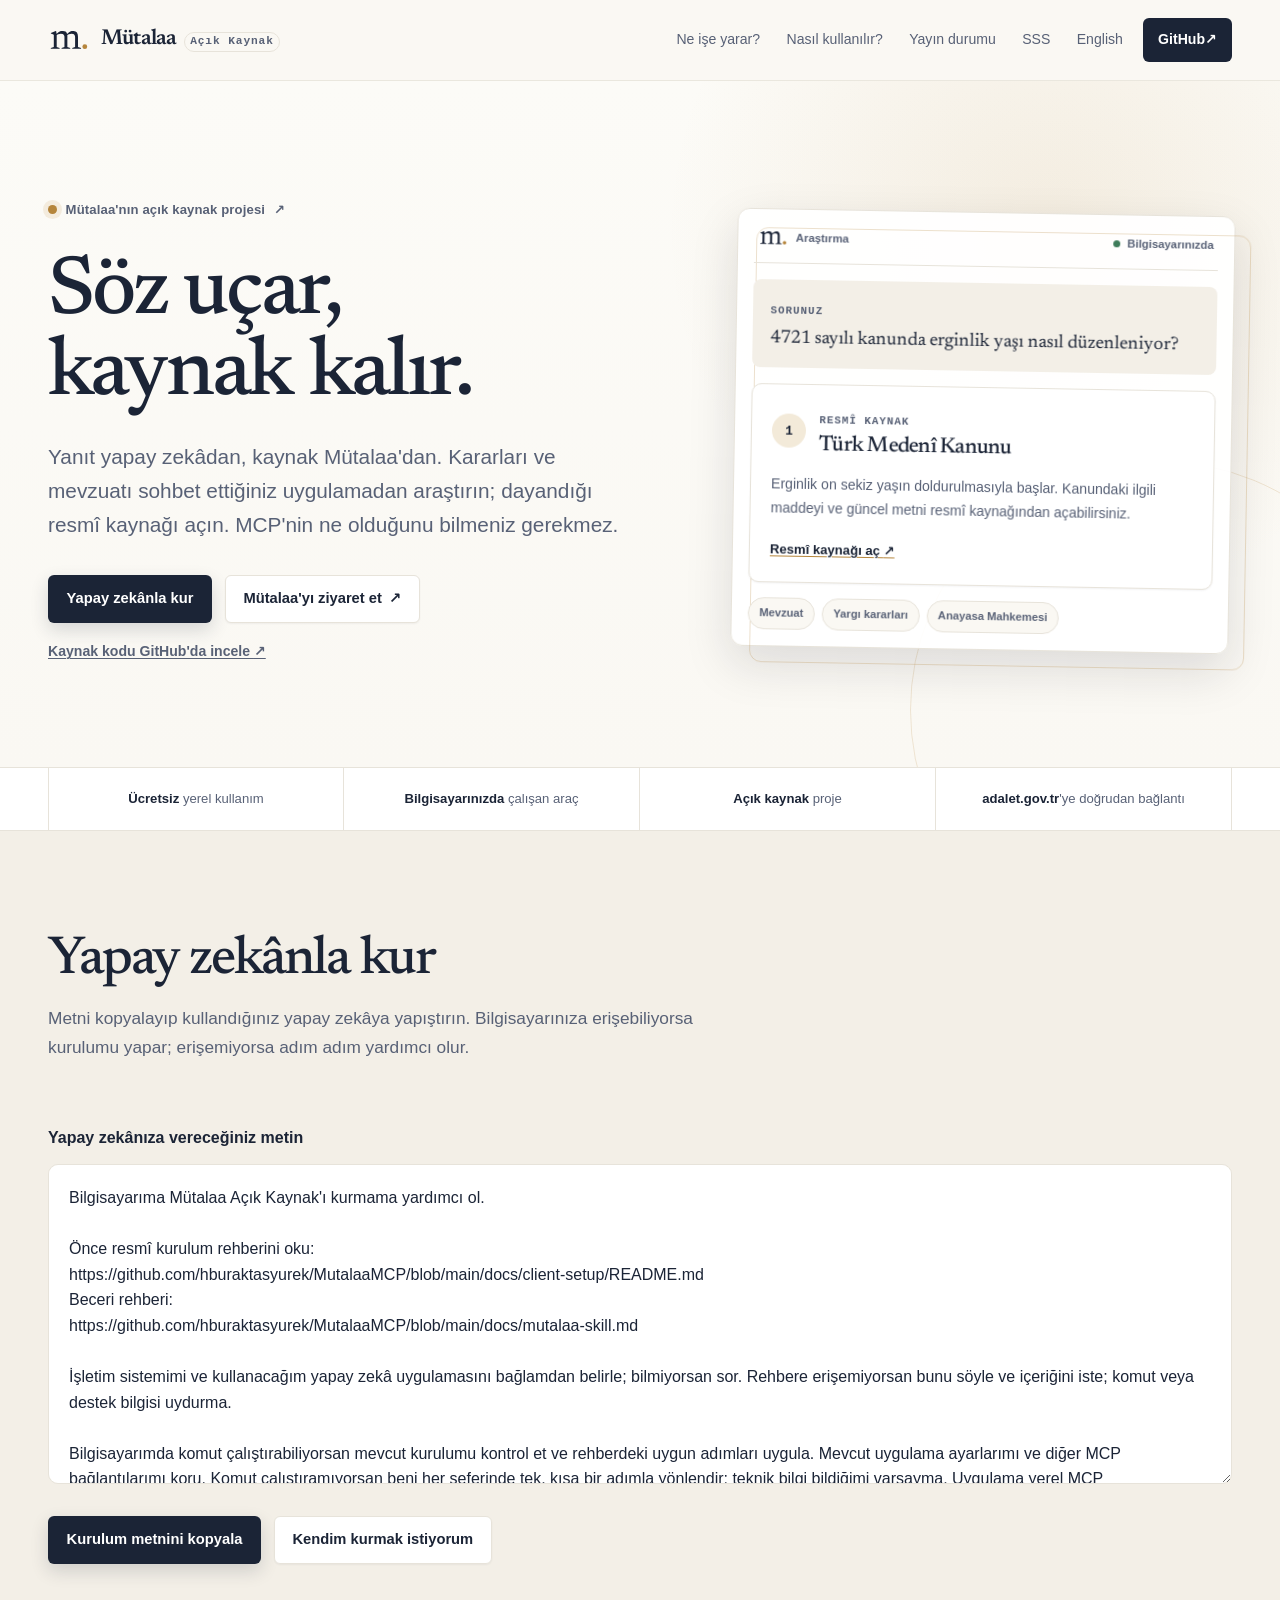
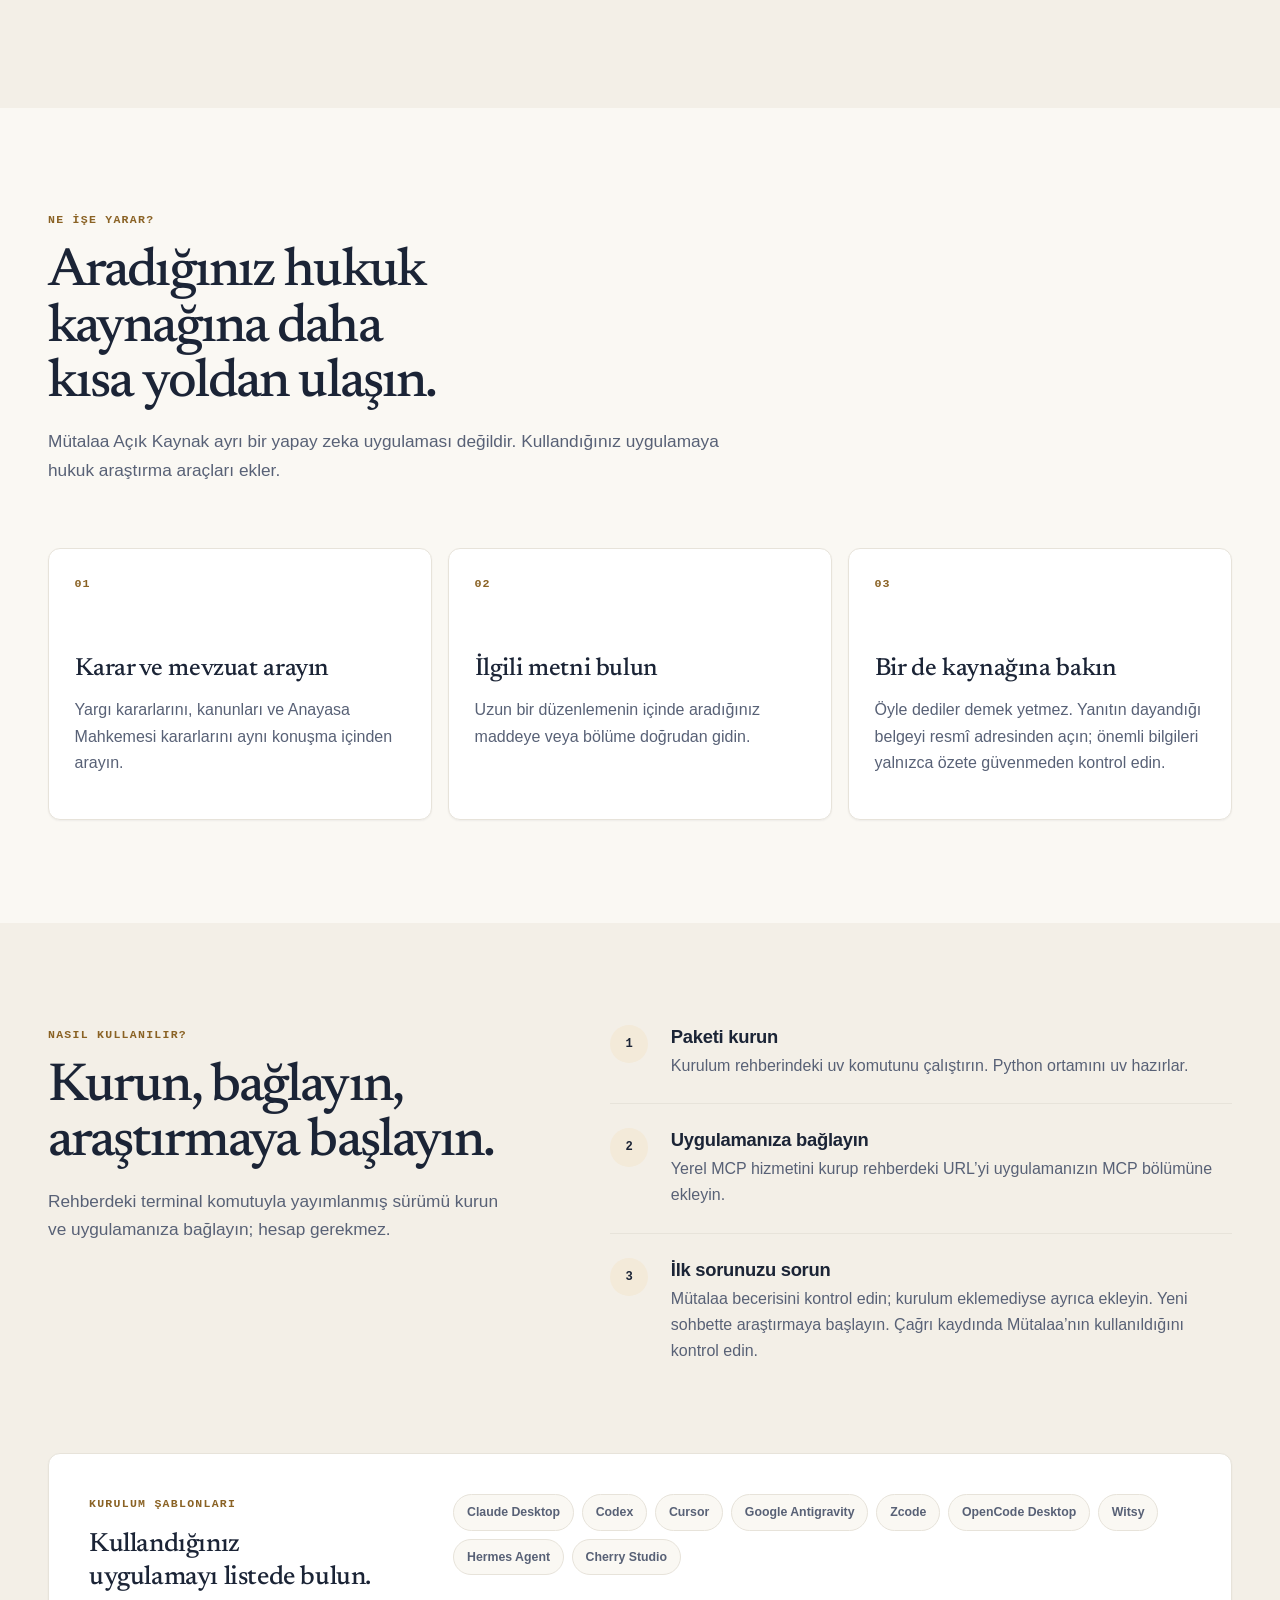
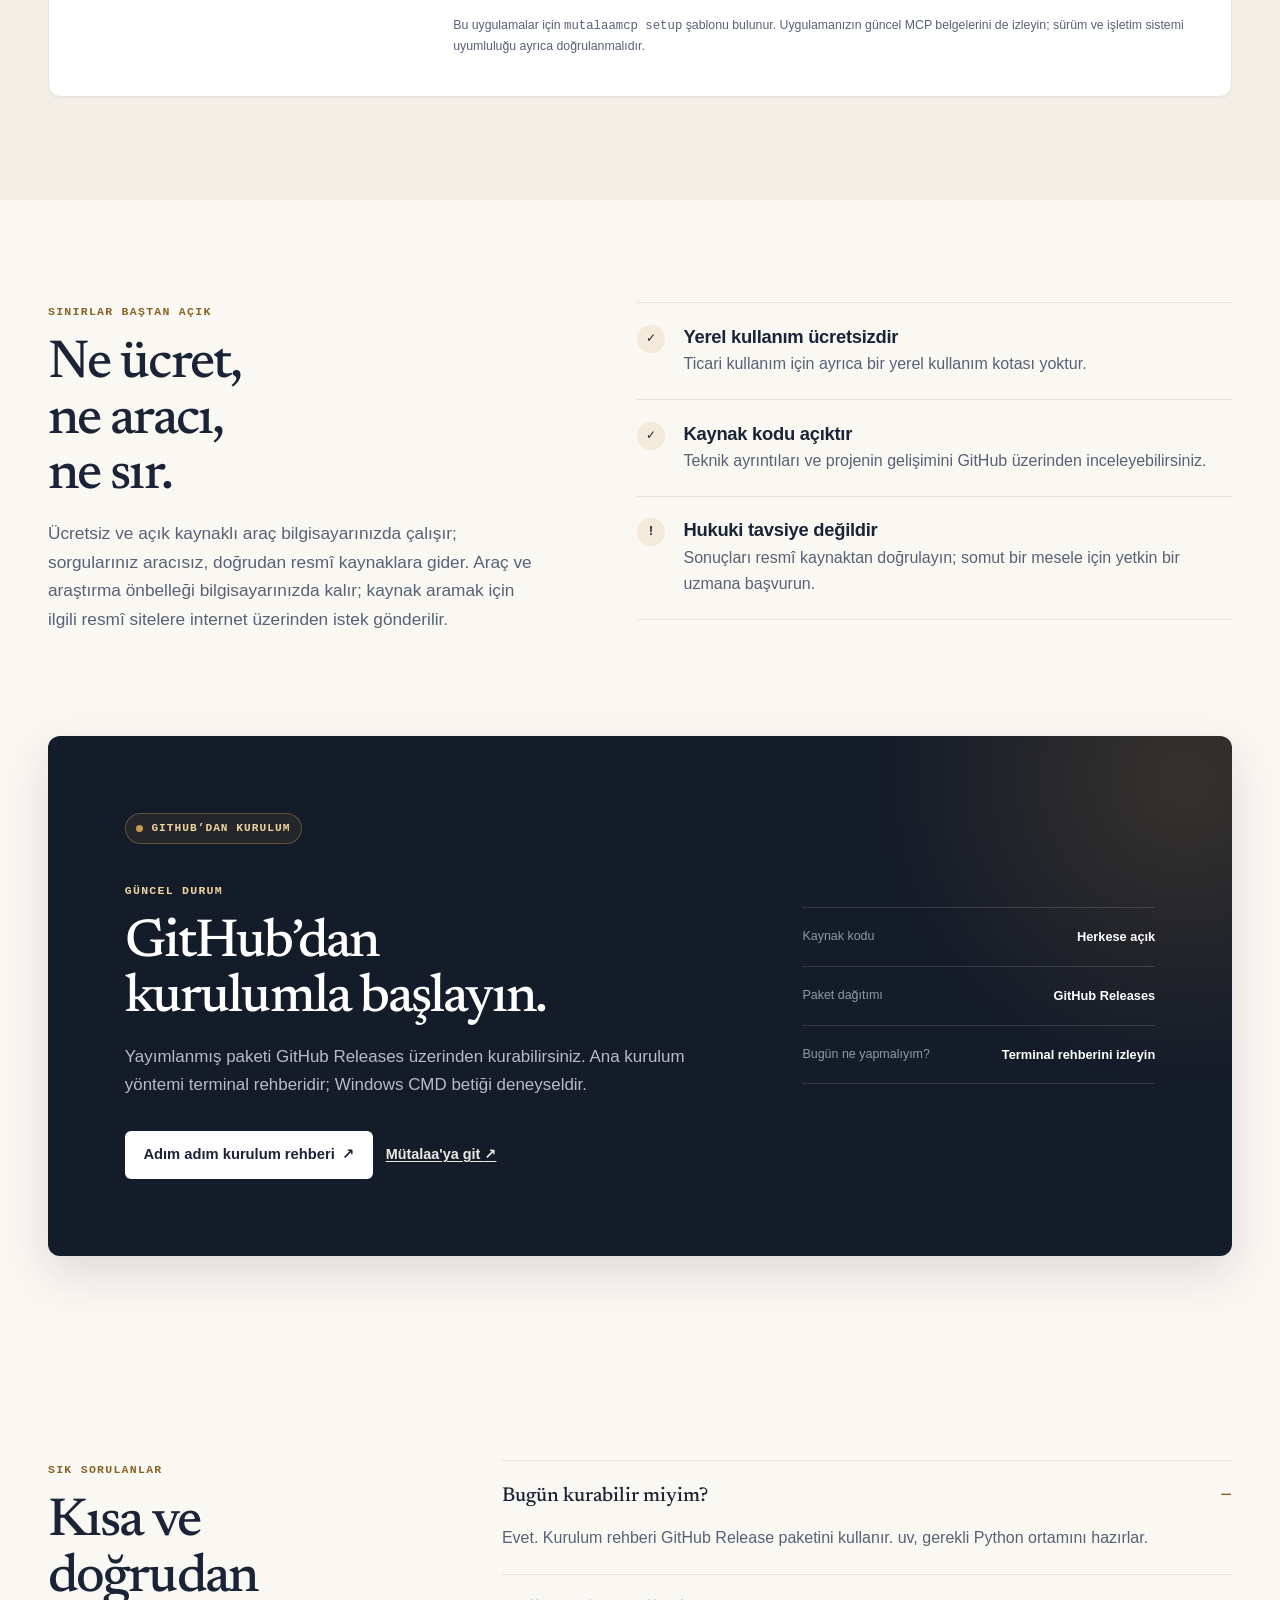
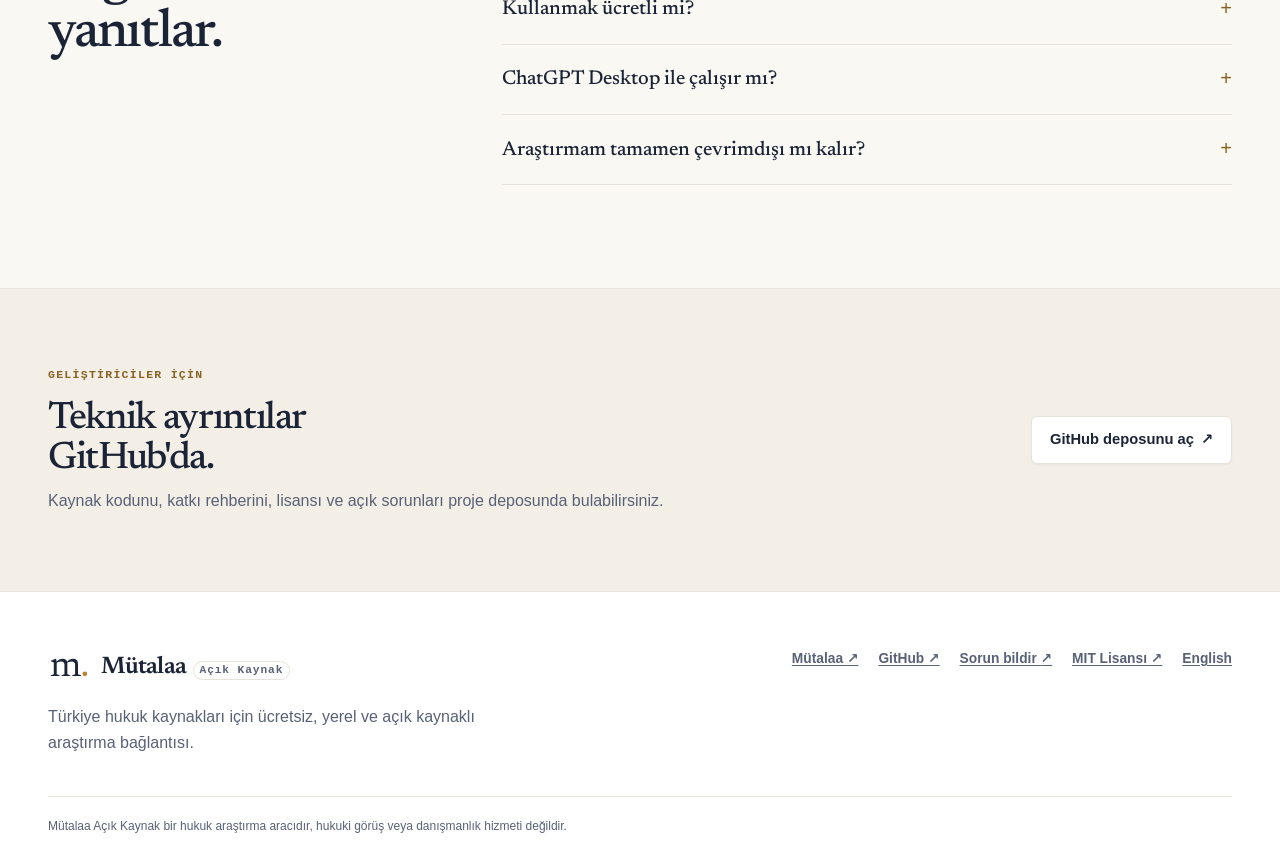
<file: docs/index.html>
<!doctype html>
<html lang="tr">
<head>
  <meta charset="utf-8">
  <meta name="viewport" content="width=device-width, initial-scale=1">
  <meta name="color-scheme" content="light">
  <meta name="theme-color" content="#faf8f3">
  <meta name="description" content="Mütalaa Açık Kaynak, kullandığınız yapay zeka uygulamasını Türkiye'nin resmi hukuk kaynaklarına bağlayan ücretsiz ve açık kaynaklı bir araştırma aracıdır.">
  <meta name="robots" content="index,follow">
  <link rel="canonical" href="https://hburaktasyurek.github.io/MutalaaMCP/">
  <link rel="alternate" hreflang="tr" href="https://hburaktasyurek.github.io/MutalaaMCP/">
  <link rel="alternate" hreflang="en" href="https://hburaktasyurek.github.io/MutalaaMCP/en/">
  <link rel="alternate" hreflang="x-default" href="https://hburaktasyurek.github.io/MutalaaMCP/">
  <meta property="og:type" content="website">
  <meta property="og:locale" content="tr_TR">
  <meta property="og:site_name" content="Mütalaa Açık Kaynak">
  <meta property="og:title" content="Mütalaa Açık Kaynak - Söz uçar, kaynak kalır.">
  <meta property="og:description" content="Yanıt yapay zekâdan, kaynak Mütalaa'dan: kararları ve mevzuatı kullandığınız uygulamadan araştırın, dayanağı resmî kaynağında görün.">
  <meta property="og:url" content="https://hburaktasyurek.github.io/MutalaaMCP/">
  <meta property="og:image" content="https://hburaktasyurek.github.io/MutalaaMCP/assets/social/mutalaa-mcp-og.png">
  <meta property="og:image:width" content="1536">
  <meta property="og:image:height" content="1024">
  <meta property="og:image:alt" content="Mütalaa Açık Kaynak. Söz uçar, kaynak kalır. Türk hukuk kaynakları, kullandığınız yapay zekada.">
  <meta name="twitter:card" content="summary_large_image">
  <meta name="twitter:title" content="Mütalaa Açık Kaynak - Söz uçar, kaynak kalır.">
  <meta name="twitter:description" content="Yanıt yapay zekâdan, kaynak Mütalaa'dan: kararları ve mevzuatı kullandığınız uygulamadan araştırın, dayanağı resmî kaynağında görün.">
  <meta name="twitter:image" content="https://hburaktasyurek.github.io/MutalaaMCP/assets/social/mutalaa-mcp-og.png">
  <meta name="twitter:image:alt" content="Mütalaa Açık Kaynak. Söz uçar, kaynak kalır.">
  <title>Mütalaa Açık Kaynak - Söz uçar, kaynak kalır.</title>
  <link rel="icon" href="assets/mutalaa-mark.svg" type="image/svg+xml">
  <link rel="stylesheet" href="assets/fonts/fonts.css">
  <link rel="stylesheet" href="assets/site.css">
</head>
<body>
  <a class="skip-link" href="#ana-icerik">Ana içeriğe geç</a>

  <header class="site-header">
    <div class="shell header-inner">
      <a class="brand" href="./" aria-label="Mütalaa Açık Kaynak ana sayfa">
        <img src="assets/mutalaa-mark.svg" alt="" width="42" height="24">
        <span class="brand-name">Mütalaa <span>Açık Kaynak</span></span>
      </a>
      <nav class="site-nav" aria-label="Ana gezinme">
        <a href="#ne-ise-yarar">Ne işe yarar?</a>
        <a href="#nasil-kullanilir">Nasıl kullanılır?</a>
        <a href="#yayin">Yayın durumu</a>
        <a href="#sss">SSS</a>
        <a href="en/" lang="en" hreflang="en">English</a>
        <a class="nav-cta" href="https://github.com/hburaktasyurek/MutalaaMCP">GitHub <span aria-hidden="true">↗</span></a>
      </nav>
    </div>
  </header>

  <main id="ana-icerik">
    <section class="hero" aria-labelledby="hero-baslik">
      <div class="shell hero-grid">
        <div class="hero-content">
          <a class="product-link" href="https://mutalaa.tr/">
            <span class="product-dot" aria-hidden="true"></span>
            Mütalaa'nın açık kaynak projesi
            <span aria-hidden="true">↗</span>
          </a>
          <h1 id="hero-baslik">Söz uçar, kaynak kalır.</h1>
          <p class="hero-copy">Yanıt yapay zekâdan, kaynak Mütalaa'dan. Kararları ve mevzuatı sohbet ettiğiniz uygulamadan araştırın; dayandığı resmî kaynağı açın. MCP'nin ne olduğunu bilmeniz gerekmez.</p>
          <div class="hero-actions">
            <a class="button button-primary" href="#yapay-zekanla-kur">Yapay zekânla kur</a>
            <a class="button button-secondary" href="https://mutalaa.tr/">Mütalaa'yı ziyaret et <span aria-hidden="true">↗</span></a>
          </div>
          <a class="hero-github" href="https://github.com/hburaktasyurek/MutalaaMCP">Kaynak kodu GitHub'da incele <span aria-hidden="true">↗</span></a>
        </div>

        <div class="research-preview" role="group" aria-label="Örnek hukuk araştırması görünümü">
          <div class="preview-topbar">
            <span class="preview-brand"><img src="assets/mutalaa-mark.svg" alt="" width="30" height="17"> Araştırma</span>
            <span class="preview-local"><span aria-hidden="true"></span> Bilgisayarınızda</span>
          </div>
          <div class="question-card">
            <span class="preview-label">SORUNUZ</span>
            <p>4721 sayılı kanunda erginlik yaşı nasıl düzenleniyor?</p>
          </div>
          <div class="answer-card">
            <div class="answer-heading">
              <span class="source-number">1</span>
              <div>
                <span class="preview-label">RESMÎ KAYNAK</span>
                <h2>Türk Medenî Kanunu</h2>
              </div>
            </div>
            <p>Erginlik on sekiz yaşın doldurulmasıyla başlar. Kanundaki ilgili maddeyi ve güncel metni resmî kaynağından açabilirsiniz.</p>
            <a href="https://www.mevzuat.gov.tr/" aria-label="Mevzuat Bilgi Sistemi resmî kaynağını aç">Resmî kaynağı aç <span aria-hidden="true">↗</span></a>
          </div>
          <div class="preview-sources" aria-label="Araştırılabilen kaynak türleri">
            <span>Mevzuat</span>
            <span>Yargı kararları</span>
            <span>Anayasa Mahkemesi</span>
          </div>
        </div>
      </div>
    </section>

    <div class="trust-strip">
      <ul class="shell trust-list" aria-label="Mütalaa Açık Kaynak temel özellikleri">
        <li><strong>Ücretsiz</strong> yerel kullanım</li>
        <li><strong>Bilgisayarınızda</strong> çalışan araç</li>
        <li><strong>Açık kaynak</strong> proje</li>
        <li><strong>adalet.gov.tr</strong>'ye doğrudan bağlantı</li>
      </ul>
    </div>

    <section class="section section-muted" id="yapay-zekanla-kur" aria-labelledby="ai-setup-title">
      <div class="shell">
        <div class="section-intro">
          <h2 id="ai-setup-title">Yapay zekânla kur</h2>
          <p>Metni kopyalayıp kullandığınız yapay zekâya yapıştırın. Bilgisayarınıza erişebiliyorsa kurulumu yapar; erişemiyorsa adım adım yardımcı olur.</p>
        </div>
        <label class="prompt-label" for="setup-prompt">Yapay zekânıza vereceğiniz metin</label>
        <textarea class="setup-prompt" id="setup-prompt" readonly spellcheck="false">Bilgisayarıma Mütalaa Açık Kaynak'ı kurmama yardımcı ol.

Önce resmî kurulum rehberini oku:
https://github.com/hburaktasyurek/MutalaaMCP/blob/main/docs/client-setup/README.md
Beceri rehberi:
https://github.com/hburaktasyurek/MutalaaMCP/blob/main/docs/mutalaa-skill.md

İşletim sistemimi ve kullanacağım yapay zekâ uygulamasını bağlamdan belirle; bilmiyorsan sor. Rehbere erişemiyorsan bunu söyle ve içeriğini iste; komut veya destek bilgisi uydurma.

Bilgisayarımda komut çalıştırabiliyorsan mevcut kurulumu kontrol et ve rehberdeki uygun adımları uygula. Mevcut uygulama ayarlarımı ve diğer MCP bağlantılarımı koru. Komut çalıştıramıyorsan beni her seferinde tek, kısa bir adımla yönlendir; teknik bilgi bildiğimi varsayma. Uygulama yerel MCP desteklemiyorsa bu sınırlamayı açıkla.

Destekleniyorsa Mütalaa becerisini de kur.

Son olarak gerçek bir Mütalaa araç çağrısıyla Gelir Vergisi Kanunu’nu bul ve kaynak bağlantısını getir. Web aramasını bu doğrulamanın yerine kullanma. Araçlara erişemiyorsan yeni sohbet veya uygulama adımında beni yönlendir; doğrulamanın beklediğini belirt.

Tamamlanan adımları ve benim yapmam gerekenleri kısaca belirt. Araç çağrısı başarılı olmadan kurulumun doğrulandığını söyleme.</textarea>
        <div class="hero-actions">
          <button class="button button-primary" type="button" id="copy-setup" hidden data-label-copied="Kopyalandı" data-success="Kopyalandı. Şimdi yapay zekânıza yapıştırın." data-failure="Otomatik kopyalanamadı. Metni seçip elle kopyalayın.">Kurulum metnini kopyala</button>
          <a class="button button-secondary" href="https://github.com/hburaktasyurek/MutalaaMCP/blob/main/docs/client-setup/README.md">Kendim kurmak istiyorum</a>
        </div>
        <p id="copy-status" role="status" aria-live="polite"></p>
      </div>
    </section>

    <section class="section" id="ne-ise-yarar" aria-labelledby="fayda-baslik">
      <div class="shell">
        <div class="section-intro">
          <p class="eyebrow">Ne işe yarar?</p>
          <h2 id="fayda-baslik">Aradığınız hukuk kaynağına daha kısa yoldan ulaşın.</h2>
          <p>Mütalaa Açık Kaynak ayrı bir yapay zeka uygulaması değildir. Kullandığınız uygulamaya hukuk araştırma araçları ekler.</p>
        </div>
        <div class="benefit-grid">
          <article class="benefit-card">
            <span class="card-number">01</span>
            <h3>Karar ve mevzuat arayın</h3>
            <p>Yargı kararlarını, kanunları ve Anayasa Mahkemesi kararlarını aynı konuşma içinden arayın.</p>
          </article>
          <article class="benefit-card">
            <span class="card-number">02</span>
            <h3>İlgili metni bulun</h3>
            <p>Uzun bir düzenlemenin içinde aradığınız maddeye veya bölüme doğrudan gidin.</p>
          </article>
          <article class="benefit-card">
            <span class="card-number">03</span>
            <h3>Bir de kaynağına bakın</h3>
            <p>Öyle dediler demek yetmez. Yanıtın dayandığı belgeyi resmî adresinden açın; önemli bilgileri yalnızca özete güvenmeden kontrol edin.</p>
          </article>
        </div>
      </div>
    </section>

    <section class="section section-muted" id="nasil-kullanilir" aria-labelledby="kullanim-baslik">
      <div class="shell simple-flow">
        <div class="section-intro flow-intro">
          <p class="eyebrow">Nasıl kullanılır?</p>
          <h2 id="kullanim-baslik">Kurun, bağlayın, araştırmaya başlayın.</h2>
          <p>Rehberdeki terminal komutuyla yayımlanmış sürümü kurun ve uygulamanıza bağlayın; hesap gerekmez.</p>
        </div>
        <ol class="steps">
          <li><span>1</span><div><h3>Paketi kurun</h3><p>Kurulum rehberindeki uv komutunu çalıştırın. Python ortamını uv hazırlar.</p></div></li>
          <li><span>2</span><div><h3>Uygulamanıza bağlayın</h3><p>Yerel MCP hizmetini kurup rehberdeki URL’yi uygulamanızın MCP bölümüne ekleyin.</p></div></li>
          <li><span>3</span><div><h3>İlk sorunuzu sorun</h3><p>Mütalaa becerisini kontrol edin; kurulum eklemediyse ayrıca ekleyin. Yeni sohbette araştırmaya başlayın. Çağrı kaydında Mütalaa’nın kullanıldığını kontrol edin.</p></div></li>
        </ol>
      </div>
      <div class="shell client-panel">
        <div>
          <p class="eyebrow">Kurulum şablonları</p>
          <h3>Kullandığınız uygulamayı listede bulun.</h3>
        </div>
        <div class="client-list" aria-label="Kurulum şablonu bulunan uygulamalar">
          <span>Claude Desktop</span>
          <span>Codex</span>
          <span>Cursor</span>
          <span>Google Antigravity</span>
          <span>Zcode</span>
          <span>OpenCode Desktop</span>
          <span>Witsy</span>
          <span>Hermes Agent</span>
          <span>Cherry Studio</span>
        </div>
        <p class="client-note">Bu uygulamalar için <code>mutalaamcp setup</code> şablonu bulunur. Uygulamanızın güncel MCP belgelerini de izleyin; sürüm ve işletim sistemi uyumluluğu ayrıca doğrulanmalıdır.</p>
      </div>
    </section>

    <section class="section" aria-labelledby="guven-baslik">
      <div class="shell privacy-grid">
        <div class="section-intro">
          <p class="eyebrow">Sınırlar baştan açık</p>
          <h2 id="guven-baslik">Ne ücret,<br>ne aracı,<br>ne sır.</h2>
          <p>Ücretsiz ve açık kaynaklı araç bilgisayarınızda çalışır; sorgularınız aracısız, doğrudan resmî kaynaklara gider. Araç ve araştırma önbelleği bilgisayarınızda kalır; kaynak aramak için ilgili resmî sitelere internet üzerinden istek gönderilir.</p>
        </div>
        <div class="plain-facts">
          <article><span aria-hidden="true">✓</span><div><h3>Yerel kullanım ücretsizdir</h3><p>Ticari kullanım için ayrıca bir yerel kullanım kotası yoktur.</p></div></article>
          <article><span aria-hidden="true">✓</span><div><h3>Kaynak kodu açıktır</h3><p>Teknik ayrıntıları ve projenin gelişimini GitHub üzerinden inceleyebilirsiniz.</p></div></article>
          <article><span aria-hidden="true">!</span><div><h3>Hukuki tavsiye değildir</h3><p>Sonuçları resmî kaynaktan doğrulayın; somut bir mesele için yetkin bir uzmana başvurun.</p></div></article>
        </div>
      </div>
    </section>

    <section class="section status-section" id="yayin" aria-labelledby="yayin-baslik">
      <div class="shell status-panel">
        <div class="status-copy">
          <span class="status-pill"><span aria-hidden="true"></span> GITHUB’DAN KURULUM</span>
          <p class="eyebrow">Güncel durum</p>
          <h2 id="yayin-baslik">GitHub’dan kurulumla başlayın.</h2>
          <p>Yayımlanmış paketi GitHub Releases üzerinden kurabilirsiniz. Ana kurulum yöntemi terminal rehberidir; Windows CMD betiği deneyseldir.</p>
          <div class="status-actions">
            <a class="button button-light" href="https://github.com/hburaktasyurek/MutalaaMCP/blob/main/docs/client-setup/README.md">Adım adım kurulum rehberi <span aria-hidden="true">↗</span></a>
            <a class="text-link-light" href="https://mutalaa.tr/">Mütalaa'ya git <span aria-hidden="true">↗</span></a>
          </div>
        </div>
        <div class="status-summary" aria-label="Yayın özeti">
          <div><span>Kaynak kodu</span><strong>Herkese açık</strong></div>
          <div><span>Paket dağıtımı</span><strong>GitHub Releases</strong></div>
          <div><span>Bugün ne yapmalıyım?</span><strong>Terminal rehberini izleyin</strong></div>
        </div>
      </div>
    </section>

    <section class="section" id="sss" aria-labelledby="sss-baslik">
      <div class="shell faq-layout">
        <div class="section-intro faq-intro">
          <p class="eyebrow">Sık sorulanlar</p>
          <h2 id="sss-baslik">Kısa ve doğrudan yanıtlar.</h2>
        </div>
        <div class="faq-list">
          <details open><summary>Bugün kurabilir miyim?</summary><p>Evet. Kurulum rehberi GitHub Release paketini kullanır. uv, gerekli Python ortamını hazırlar.</p></details>
          <details><summary>Kullanmak ücretli mi?</summary><p>Mütalaa Açık Kaynak'ın bilgisayarınızda çalışan yerel kullanımı ücretsiz ve açık kaynaklıdır. Kullandığınız yapay zeka uygulamasının kendi ücretleri ayrıca geçerli olabilir.</p></details>
          <details><summary>ChatGPT Desktop ile çalışır mı?</summary><p>Sürümünüze ve hesabınıza bağlıdır. Rehber, yerel MCP bağlantısını destekleyen masaüstü sürümleri için adımları anlatır; yalnızca uzak bağlantı kabul eden bir ekranda yerel adres kullanılamaz.</p></details>
          <details><summary>Araştırmam tamamen çevrimdışı mı kalır?</summary><p>Hayır. Araç bilgisayarınızda çalışır; karar ve mevzuatı bulmak için resmî kaynaklara internet üzerinden bağlanır.</p></details>
        </div>
      </div>
    </section>

    <section class="developer-band" aria-labelledby="gelistirici-baslik">
      <div class="shell developer-inner">
        <div>
          <p class="eyebrow">Geliştiriciler için</p>
          <h2 id="gelistirici-baslik">Teknik ayrıntılar GitHub'da.</h2>
          <p>Kaynak kodunu, katkı rehberini, lisansı ve açık sorunları proje deposunda bulabilirsiniz.</p>
        </div>
        <a class="button button-secondary" href="https://github.com/hburaktasyurek/MutalaaMCP">GitHub deposunu aç <span aria-hidden="true">↗</span></a>
      </div>
    </section>
  </main>

  <footer class="site-footer">
    <div class="shell footer-main">
      <div class="footer-brand">
        <a class="brand brand-footer" href="./" aria-label="Mütalaa Açık Kaynak ana sayfa">
          <img src="assets/mutalaa-mark.svg" alt="" width="42" height="24">
          <span class="brand-name">Mütalaa <span>Açık Kaynak</span></span>
        </a>
        <p>Türkiye hukuk kaynakları için ücretsiz, yerel ve açık kaynaklı araştırma bağlantısı.</p>
      </div>
      <nav class="footer-links" aria-label="Proje bağlantıları">
        <a href="https://mutalaa.tr/">Mütalaa <span aria-hidden="true">↗</span></a>
        <a href="https://github.com/hburaktasyurek/MutalaaMCP">GitHub <span aria-hidden="true">↗</span></a>
        <a href="https://github.com/hburaktasyurek/MutalaaMCP/issues">Sorun bildir <span aria-hidden="true">↗</span></a>
        <a href="https://github.com/hburaktasyurek/MutalaaMCP/blob/main/LICENSE">MIT Lisansı <span aria-hidden="true">↗</span></a>
        <a href="en/" lang="en" hreflang="en">English</a>
      </nav>
    </div>
    <div class="shell footer-note">Mütalaa Açık Kaynak bir hukuk araştırma aracıdır, hukuki görüş veya danışmanlık hizmeti değildir.</div>
  </footer>
  <script src="assets/setup.js" defer></script>
</body>
</html>
</file>
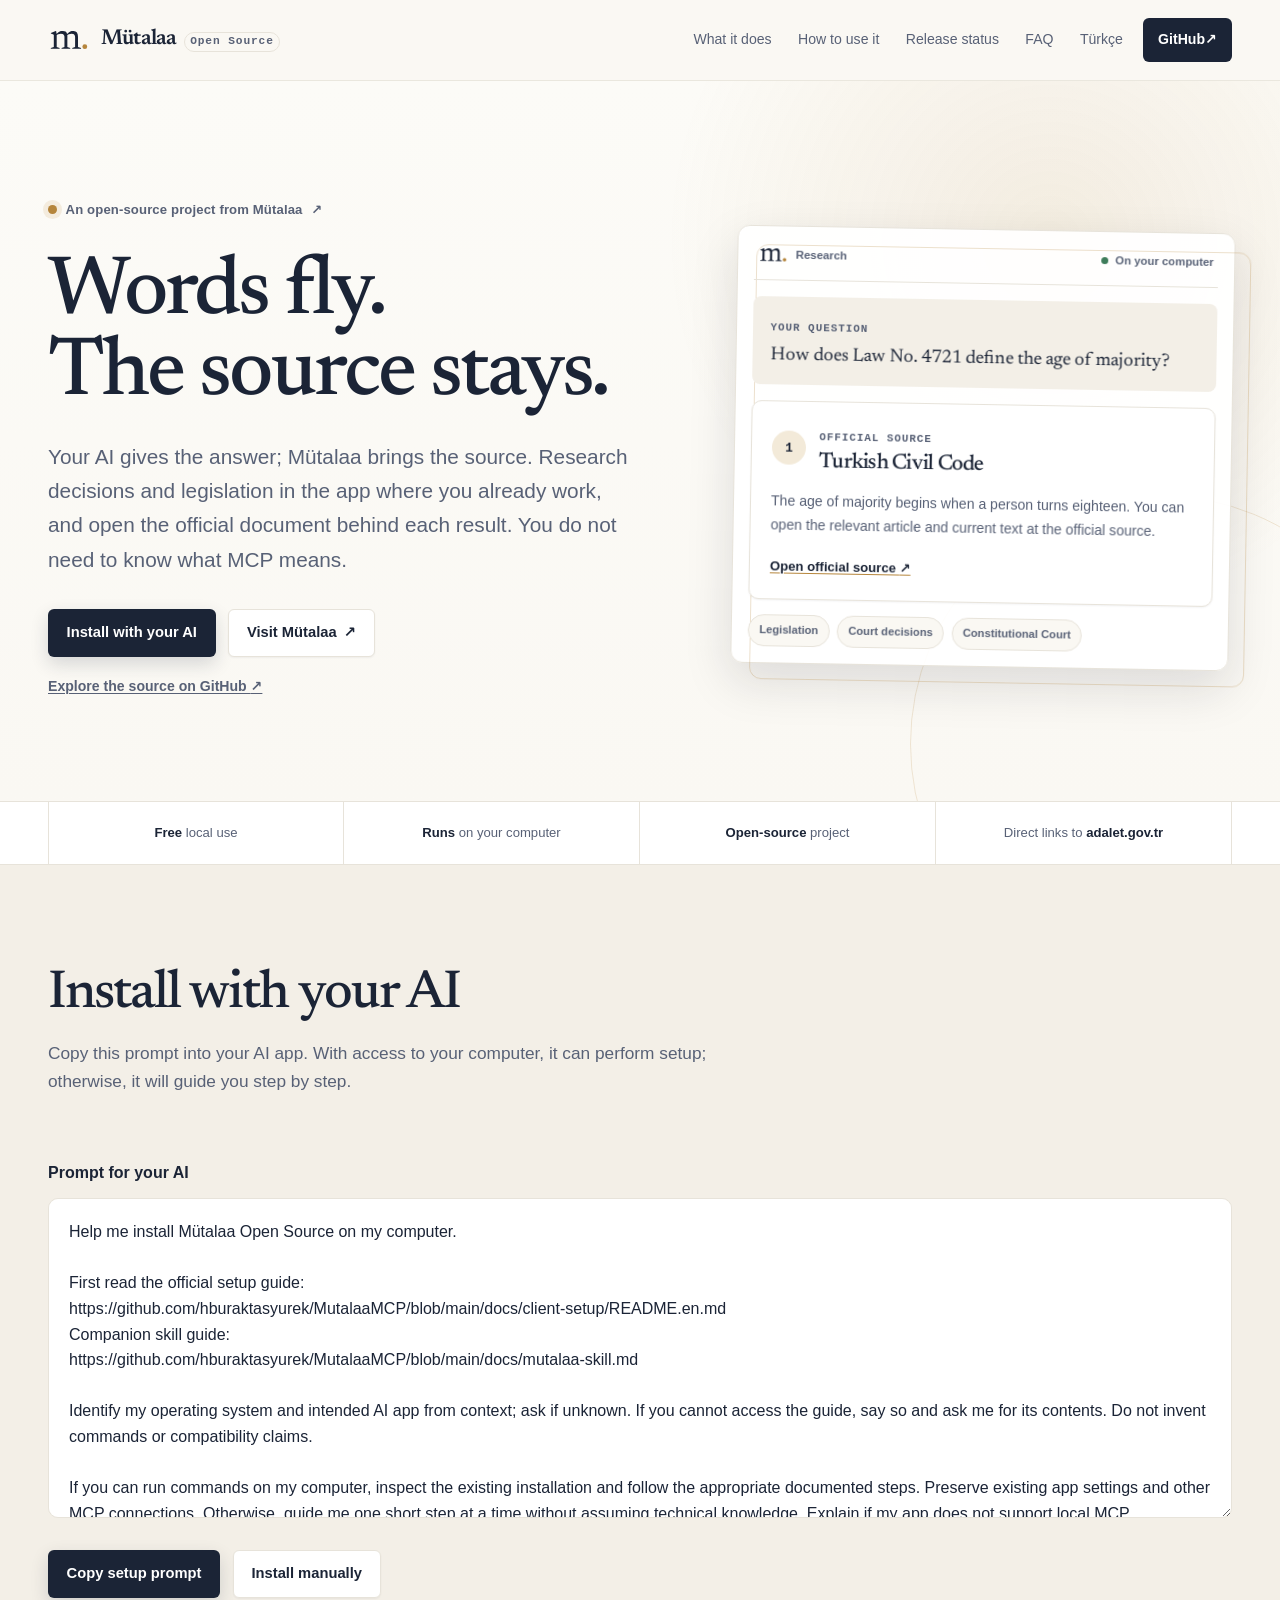
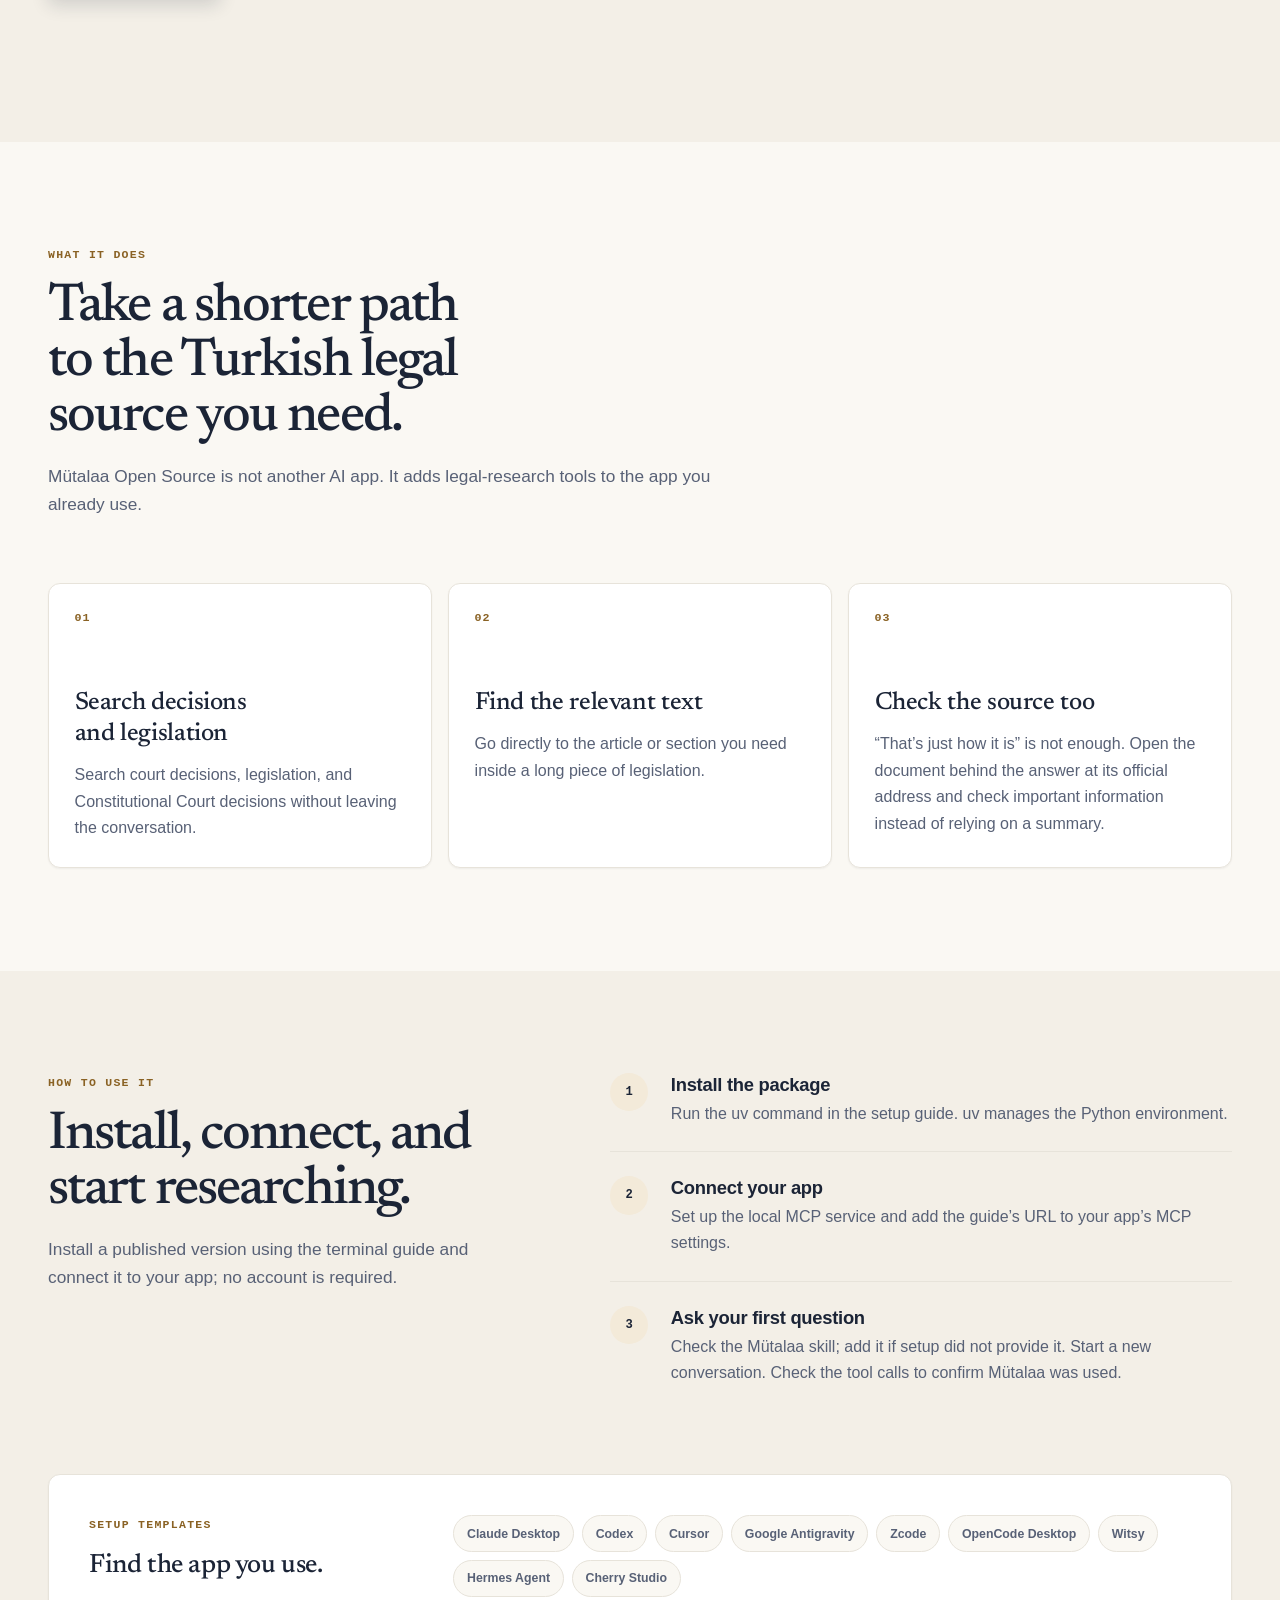
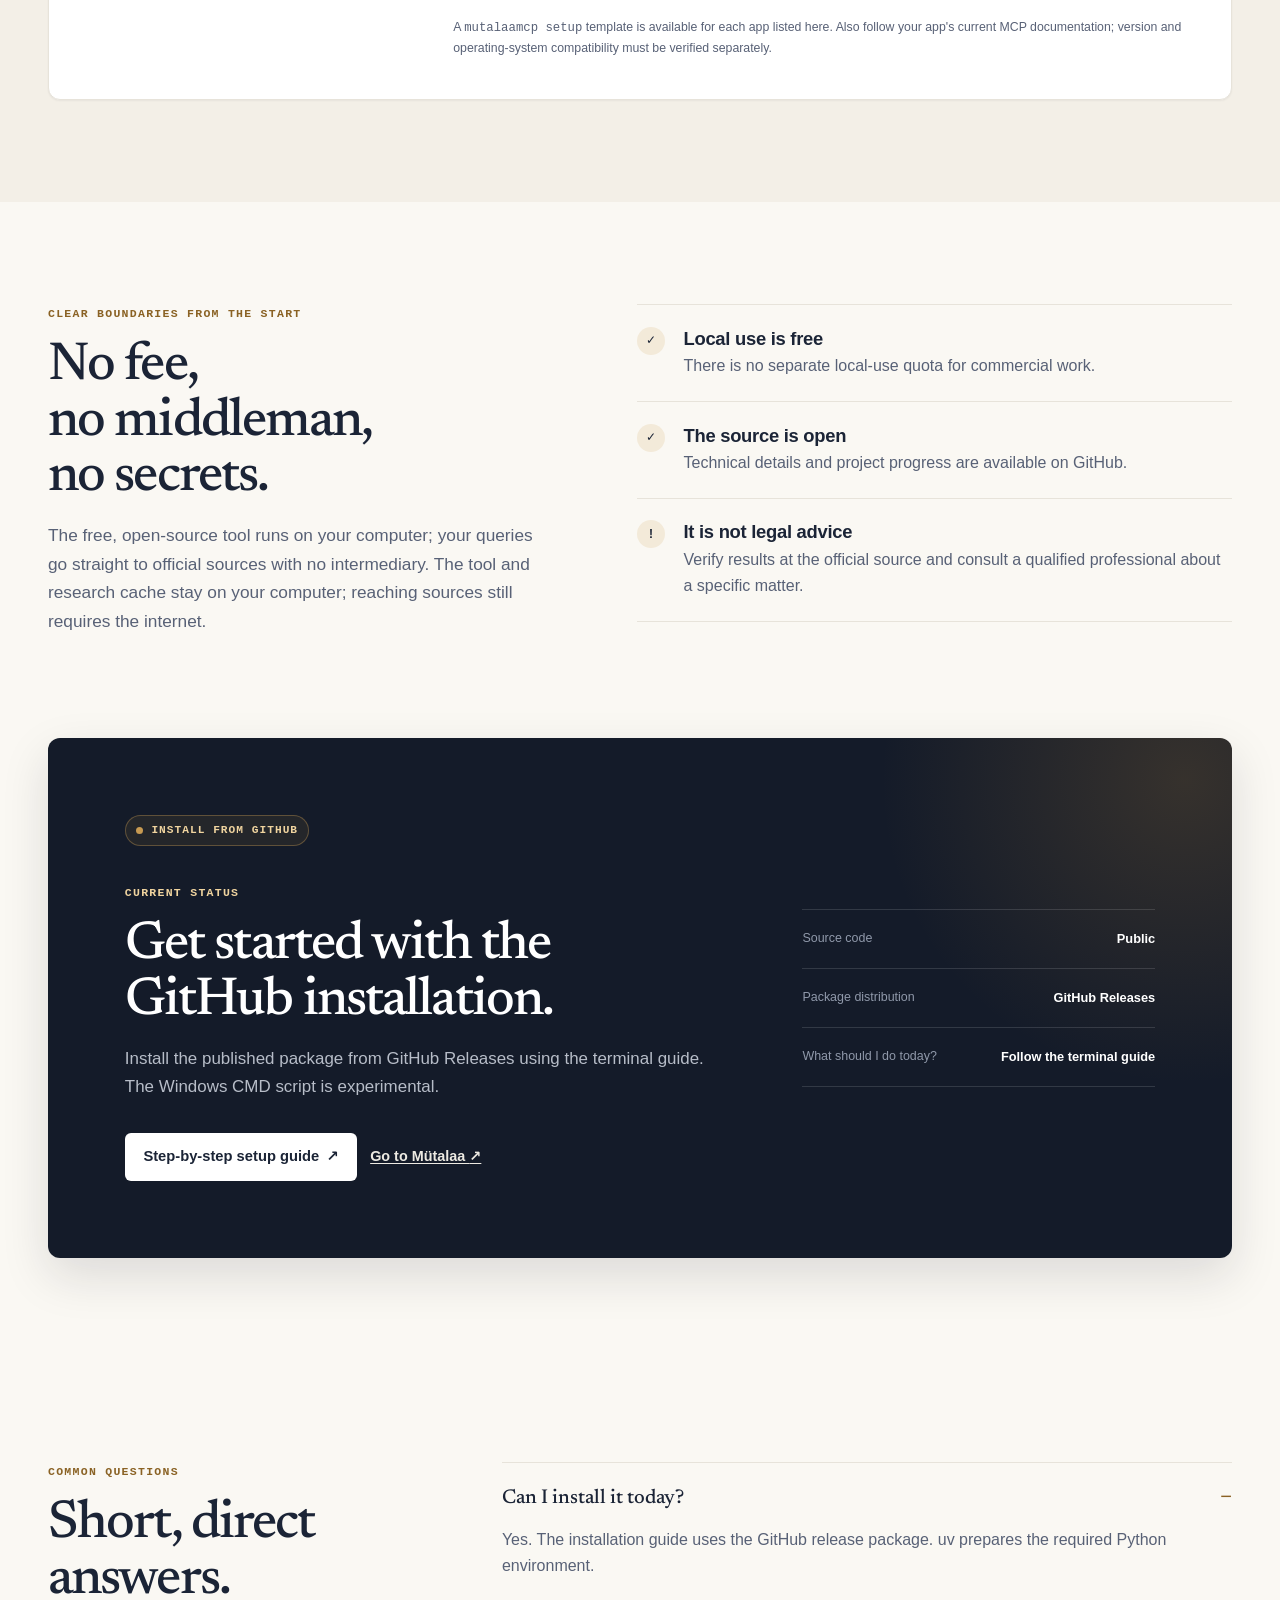
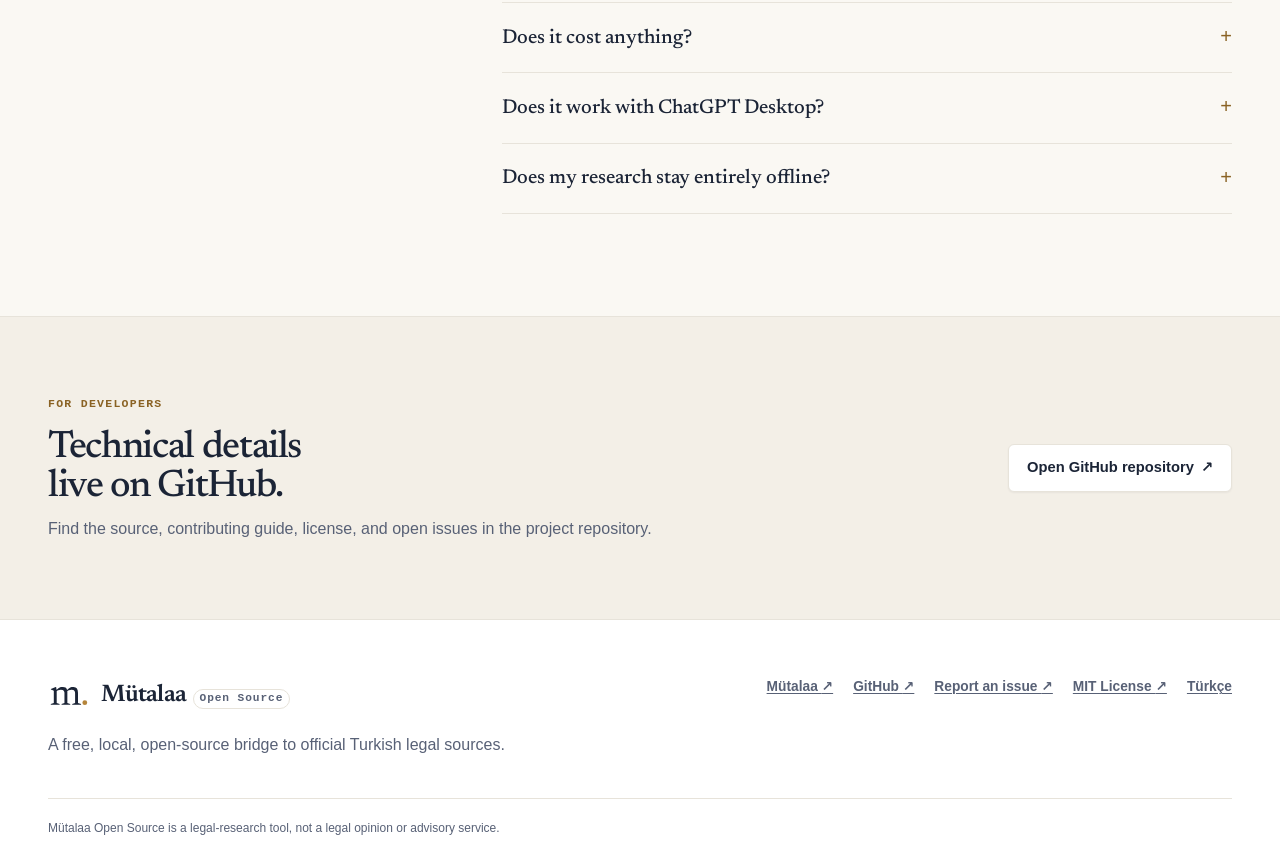
<file: docs/en/index.html>
<!doctype html>
<html lang="en">
<head>
  <meta charset="utf-8">
  <meta name="viewport" content="width=device-width, initial-scale=1">
  <meta name="color-scheme" content="light">
  <meta name="theme-color" content="#faf8f3">
  <meta name="description" content="Mütalaa Open Source is a free, open-source research tool that connects the AI app you already use to official Turkish legal sources.">
  <meta name="robots" content="index,follow">
  <link rel="canonical" href="https://hburaktasyurek.github.io/MutalaaMCP/en/">
  <link rel="alternate" hreflang="tr" href="https://hburaktasyurek.github.io/MutalaaMCP/">
  <link rel="alternate" hreflang="en" href="https://hburaktasyurek.github.io/MutalaaMCP/en/">
  <link rel="alternate" hreflang="x-default" href="https://hburaktasyurek.github.io/MutalaaMCP/">
  <meta property="og:type" content="website">
  <meta property="og:locale" content="en_US">
  <meta property="og:site_name" content="Mütalaa Open Source">
  <meta property="og:title" content="Mütalaa Open Source - Words fly. The source stays.">
  <meta property="og:description" content="Your AI gives the answer; Mütalaa brings the source. Research decisions and legislation in the app you use, then open the official document behind each result.">
  <meta property="og:url" content="https://hburaktasyurek.github.io/MutalaaMCP/en/">
  <meta property="og:image" content="https://hburaktasyurek.github.io/MutalaaMCP/assets/social/mutalaa-mcp-og.png">
  <meta property="og:image:width" content="1536">
  <meta property="og:image:height" content="1024">
  <meta property="og:image:alt" content="Mütalaa Open Source: Turkish legal sources in your AI app. Free, open source, and local.">
  <meta name="twitter:card" content="summary_large_image">
  <meta name="twitter:title" content="Mütalaa Open Source - Words fly. The source stays.">
  <meta name="twitter:description" content="Your AI gives the answer; Mütalaa brings the source. Research decisions and legislation in the app you use, then open the official document behind each result.">
  <meta name="twitter:image" content="https://hburaktasyurek.github.io/MutalaaMCP/assets/social/mutalaa-mcp-og.png">
  <meta name="twitter:image:alt" content="Mütalaa Open Source: Turkish legal sources in your AI app.">
  <title>Mütalaa Open Source - Words fly. The source stays.</title>
  <link rel="icon" href="../assets/mutalaa-mark.svg" type="image/svg+xml">
  <link rel="stylesheet" href="../assets/fonts/fonts.css">
  <link rel="stylesheet" href="../assets/site.css">
</head>
<body>
  <a class="skip-link" href="#main-content">Skip to main content</a>

  <header class="site-header">
    <div class="shell header-inner">
      <a class="brand" href="./" aria-label="Mütalaa Open Source English home">
        <img src="../assets/mutalaa-mark.svg" alt="" width="42" height="24">
        <span class="brand-name">Mütalaa <span>Open Source</span></span>
      </a>
      <nav class="site-nav" aria-label="Primary navigation">
        <a href="#what-it-does">What it does</a>
        <a href="#how-to-use">How to use it</a>
        <a href="#release">Release status</a>
        <a href="#faq">FAQ</a>
        <a href="../" lang="tr" hreflang="tr">Türkçe</a>
        <a class="nav-cta" href="https://github.com/hburaktasyurek/MutalaaMCP">GitHub <span aria-hidden="true">↗</span></a>
      </nav>
    </div>
  </header>

  <main id="main-content">
    <section class="hero" aria-labelledby="hero-title">
      <div class="shell hero-grid">
        <div class="hero-content">
          <a class="product-link" href="https://mutalaa.tr/">
            <span class="product-dot" aria-hidden="true"></span>
            An open-source project from Mütalaa
            <span aria-hidden="true">↗</span>
          </a>
          <h1 id="hero-title">Words fly.<br>The source stays.</h1>
          <p class="hero-copy">Your AI gives the answer; Mütalaa brings the source. Research decisions and legislation in the app where you already work, and open the official document behind each result. You do not need to know what MCP means.</p>
          <div class="hero-actions">
            <a class="button button-primary" href="#install-with-ai">Install with your AI</a>
            <a class="button button-secondary" href="https://mutalaa.tr/">Visit Mütalaa <span aria-hidden="true">↗</span></a>
          </div>
          <a class="hero-github" href="https://github.com/hburaktasyurek/MutalaaMCP">Explore the source on GitHub <span aria-hidden="true">↗</span></a>
        </div>

        <div class="research-preview" role="group" aria-label="Example legal research result">
          <div class="preview-topbar">
            <span class="preview-brand"><img src="../assets/mutalaa-mark.svg" alt="" width="30" height="17"> Research</span>
            <span class="preview-local"><span aria-hidden="true"></span> On your computer</span>
          </div>
          <div class="question-card">
            <span class="preview-label">YOUR QUESTION</span>
            <p>How does Law No. 4721 define the age of majority?</p>
          </div>
          <div class="answer-card">
            <div class="answer-heading">
              <span class="source-number">1</span>
              <div>
                <span class="preview-label">OFFICIAL SOURCE</span>
                <h2>Turkish Civil Code</h2>
              </div>
            </div>
            <p>The age of majority begins when a person turns eighteen. You can open the relevant article and current text at the official source.</p>
            <a href="https://www.mevzuat.gov.tr/" aria-label="Open the official Legislation Information System">Open official source <span aria-hidden="true">↗</span></a>
          </div>
          <div class="preview-sources" aria-label="Available source types">
            <span>Legislation</span>
            <span>Court decisions</span>
            <span>Constitutional Court</span>
          </div>
        </div>
      </div>
    </section>

    <div class="trust-strip">
      <ul class="shell trust-list" aria-label="Mütalaa Open Source core qualities">
        <li><strong>Free</strong> local use</li>
        <li><strong>Runs</strong> on your computer</li>
        <li><strong>Open-source</strong> project</li>
        <li>Direct links to <strong>adalet.gov.tr</strong></li>
      </ul>
    </div>

    <section class="section section-muted" id="install-with-ai" aria-labelledby="ai-setup-title">
      <div class="shell">
        <div class="section-intro">
          <h2 id="ai-setup-title">Install with your AI</h2>
          <p>Copy this prompt into your AI app. With access to your computer, it can perform setup; otherwise, it will guide you step by step.</p>
        </div>
        <label class="prompt-label" for="setup-prompt">Prompt for your AI</label>
        <textarea class="setup-prompt" id="setup-prompt" readonly spellcheck="false">Help me install Mütalaa Open Source on my computer.

First read the official setup guide:
https://github.com/hburaktasyurek/MutalaaMCP/blob/main/docs/client-setup/README.en.md
Companion skill guide:
https://github.com/hburaktasyurek/MutalaaMCP/blob/main/docs/mutalaa-skill.md

Identify my operating system and intended AI app from context; ask if unknown. If you cannot access the guide, say so and ask me for its contents. Do not invent commands or compatibility claims.

If you can run commands on my computer, inspect the existing installation and follow the appropriate documented steps. Preserve existing app settings and other MCP connections. Otherwise, guide me one short step at a time without assuming technical knowledge. Explain if my app does not support local MCP.

Install the Mütalaa companion skill if supported.

Finally, verify the connection with a real Mütalaa tool call: find the Turkish Income Tax Law and return its source link. Do not substitute web search for this verification. If tools are unavailable, guide me to the required new conversation or app and mark verification as pending.

Briefly state what is complete and what I still need to do. Do not claim the installation is verified until a tool call succeeds.</textarea>
        <div class="hero-actions">
          <button class="button button-primary" type="button" id="copy-setup" hidden data-label-copied="Copied" data-success="Copied. Paste it into your AI app." data-failure="Could not copy automatically. Select and copy the text manually.">Copy setup prompt</button>
          <a class="button button-secondary" href="https://github.com/hburaktasyurek/MutalaaMCP/blob/main/docs/client-setup/README.en.md">Install manually</a>
        </div>
        <p id="copy-status" role="status" aria-live="polite"></p>
      </div>
    </section>

    <section class="section" id="what-it-does" aria-labelledby="benefits-title">
      <div class="shell">
        <div class="section-intro">
          <p class="eyebrow">What it does</p>
          <h2 id="benefits-title">Take a shorter path to the Turkish legal source you need.</h2>
          <p>Mütalaa Open Source is not another AI app. It adds legal-research tools to the app you already use.</p>
        </div>
        <div class="benefit-grid">
          <article class="benefit-card">
            <span class="card-number">01</span>
            <h3>Search decisions and legislation</h3>
            <p>Search court decisions, legislation, and Constitutional Court decisions without leaving the conversation.</p>
          </article>
          <article class="benefit-card">
            <span class="card-number">02</span>
            <h3>Find the relevant text</h3>
            <p>Go directly to the article or section you need inside a long piece of legislation.</p>
          </article>
          <article class="benefit-card">
            <span class="card-number">03</span>
            <h3>Check the source too</h3>
            <p>“That’s just how it is” is not enough. Open the document behind the answer at its official address and check important information instead of relying on a summary.</p>
          </article>
        </div>
      </div>
    </section>

    <section class="section section-muted" id="how-to-use" aria-labelledby="how-title">
      <div class="shell simple-flow">
        <div class="section-intro flow-intro">
          <p class="eyebrow">How to use it</p>
          <h2 id="how-title">Install, connect, and start researching.</h2>
          <p>Install a published version using the terminal guide and connect it to your app; no account is required.</p>
        </div>
        <ol class="steps">
          <li><span>1</span><div><h3>Install the package</h3><p>Run the uv command in the setup guide. uv manages the Python environment.</p></div></li>
          <li><span>2</span><div><h3>Connect your app</h3><p>Set up the local MCP service and add the guide’s URL to your app’s MCP settings.</p></div></li>
          <li><span>3</span><div><h3>Ask your first question</h3><p>Check the Mütalaa skill; add it if setup did not provide it. Start a new conversation. Check the tool calls to confirm Mütalaa was used.</p></div></li>
        </ol>
      </div>
      <div class="shell client-panel">
        <div>
          <p class="eyebrow">Setup templates</p>
          <h3>Find the app you use.</h3>
        </div>
        <div class="client-list" aria-label="Apps with setup templates">
          <span>Claude Desktop</span>
          <span>Codex</span>
          <span>Cursor</span>
          <span>Google Antigravity</span>
          <span>Zcode</span>
          <span>OpenCode Desktop</span>
          <span>Witsy</span>
          <span>Hermes Agent</span>
          <span>Cherry Studio</span>
        </div>
        <p class="client-note">A <code>mutalaamcp setup</code> template is available for each app listed here. Also follow your app's current MCP documentation; version and operating-system compatibility must be verified separately.</p>
      </div>
    </section>

    <section class="section" aria-labelledby="trust-title">
      <div class="shell privacy-grid">
        <div class="section-intro">
          <p class="eyebrow">Clear boundaries from the start</p>
          <h2 id="trust-title">No fee,<br>no middleman,<br>no secrets.</h2>
          <p>The free, open-source tool runs on your computer; your queries go straight to official sources with no intermediary. The tool and research cache stay on your computer; reaching sources still requires the internet.</p>
        </div>
        <div class="plain-facts">
          <article><span aria-hidden="true">✓</span><div><h3>Local use is free</h3><p>There is no separate local-use quota for commercial work.</p></div></article>
          <article><span aria-hidden="true">✓</span><div><h3>The source is open</h3><p>Technical details and project progress are available on GitHub.</p></div></article>
          <article><span aria-hidden="true">!</span><div><h3>It is not legal advice</h3><p>Verify results at the official source and consult a qualified professional about a specific matter.</p></div></article>
        </div>
      </div>
    </section>

    <section class="section status-section" id="release" aria-labelledby="release-title">
      <div class="shell status-panel">
        <div class="status-copy">
          <span class="status-pill"><span aria-hidden="true"></span> INSTALL FROM GITHUB</span>
          <p class="eyebrow">Current status</p>
          <h2 id="release-title">Get started with the GitHub installation.</h2>
          <p>Install the published package from GitHub Releases using the terminal guide. The Windows CMD script is experimental.</p>
          <div class="status-actions">
            <a class="button button-light" href="https://github.com/hburaktasyurek/MutalaaMCP/blob/main/docs/client-setup/README.en.md">Step-by-step setup guide <span aria-hidden="true">↗</span></a>
            <a class="text-link-light" href="https://mutalaa.tr/">Go to Mütalaa <span aria-hidden="true">↗</span></a>
          </div>
        </div>
        <div class="status-summary" aria-label="Release summary">
          <div><span>Source code</span><strong>Public</strong></div>
          <div><span>Package distribution</span><strong>GitHub Releases</strong></div>
          <div><span>What should I do today?</span><strong>Follow the terminal guide</strong></div>
        </div>
      </div>
    </section>

    <section class="section" id="faq" aria-labelledby="faq-title">
      <div class="shell faq-layout">
        <div class="section-intro faq-intro">
          <p class="eyebrow">Common questions</p>
          <h2 id="faq-title">Short, direct answers.</h2>
        </div>
        <div class="faq-list">
          <details open><summary>Can I install it today?</summary><p>Yes. The installation guide uses the GitHub release package. uv prepares the required Python environment.</p></details>
          <details><summary>Does it cost anything?</summary><p>Local use of Mütalaa Open Source is free and open source. The AI app you use may have its own separate fees.</p></details>
          <details><summary>Does it work with ChatGPT Desktop?</summary><p>It depends on your app version and account. The guide walks through desktop versions that support local MCP connections; a remote-only connection screen cannot use this local address.</p></details>
          <details><summary>Does my research stay entirely offline?</summary><p>No. The tool runs on your computer, but it reaches official sources over the internet to find decisions and legislation.</p></details>
        </div>
      </div>
    </section>

    <section class="developer-band" aria-labelledby="developer-title">
      <div class="shell developer-inner">
        <div>
          <p class="eyebrow">For developers</p>
          <h2 id="developer-title">Technical details live on GitHub.</h2>
          <p>Find the source, contributing guide, license, and open issues in the project repository.</p>
        </div>
        <a class="button button-secondary" href="https://github.com/hburaktasyurek/MutalaaMCP">Open GitHub repository <span aria-hidden="true">↗</span></a>
      </div>
    </section>
  </main>

  <footer class="site-footer">
    <div class="shell footer-main">
      <div class="footer-brand">
        <a class="brand brand-footer" href="./" aria-label="Mütalaa Open Source English home">
          <img src="../assets/mutalaa-mark.svg" alt="" width="42" height="24">
          <span class="brand-name">Mütalaa <span>Open Source</span></span>
        </a>
        <p>A free, local, open-source bridge to official Turkish legal sources.</p>
      </div>
      <nav class="footer-links" aria-label="Project links">
        <a href="https://mutalaa.tr/">Mütalaa <span aria-hidden="true">↗</span></a>
        <a href="https://github.com/hburaktasyurek/MutalaaMCP">GitHub <span aria-hidden="true">↗</span></a>
        <a href="https://github.com/hburaktasyurek/MutalaaMCP/issues">Report an issue <span aria-hidden="true">↗</span></a>
        <a href="https://github.com/hburaktasyurek/MutalaaMCP/blob/main/LICENSE">MIT License <span aria-hidden="true">↗</span></a>
        <a href="../" lang="tr" hreflang="tr">Türkçe</a>
      </nav>
    </div>
    <div class="shell footer-note">Mütalaa Open Source is a legal-research tool, not a legal opinion or advisory service.</div>
  </footer>
  <script src="../assets/setup.js" defer></script>
</body>
</html>
</file>
<file: docs/assets/fonts/fonts.css>
@font-face {
  font-family: "Newsreader";
  font-style: italic;
  font-weight: 300;
  font-display: swap;
  src: url("newsreader-300-italic-xAqemagA.woff2") format("woff2");
  unicode-range: U+0102-0103, U+0110-0111, U+0128-0129, U+0168-0169, U+01A0-01A1, U+01AF-01B0, U+0300-0301, U+0303-0304, U+0308-0309, U+0323, U+0329, U+1EA0-1EF9, U+20AB;
}

@font-face {
  font-family: "Newsreader";
  font-style: italic;
  font-weight: 300;
  font-display: swap;
  src: url("newsreader-300-italic-DFS986qL.woff2") format("woff2");
  unicode-range: U+0100-02BA, U+02BD-02C5, U+02C7-02CC, U+02CE-02D7, U+02DD-02FF, U+0304, U+0308, U+0329, U+1D00-1DBF, U+1E00-1E9F, U+1EF2-1EFF, U+2020, U+20A0-20AB, U+20AD-20C0, U+2113, U+2C60-2C7F, U+A720-A7FF;
}

@font-face {
  font-family: "Newsreader";
  font-style: italic;
  font-weight: 300;
  font-display: swap;
  src: url("newsreader-300-italic-Bxi8ein9.woff2") format("woff2");
  unicode-range: U+0000-00FF, U+0131, U+0152-0153, U+02BB-02BC, U+02C6, U+02DA, U+02DC, U+0304, U+0308, U+0329, U+2000-206F, U+20AC, U+2122, U+2191, U+2193, U+2212, U+2215, U+FEFF, U+FFFD;
}

@font-face {
  font-family: "Newsreader";
  font-style: italic;
  font-weight: 400;
  font-display: swap;
  src: url("newsreader-300-italic-xAqemagA.woff2") format("woff2");
  unicode-range: U+0102-0103, U+0110-0111, U+0128-0129, U+0168-0169, U+01A0-01A1, U+01AF-01B0, U+0300-0301, U+0303-0304, U+0308-0309, U+0323, U+0329, U+1EA0-1EF9, U+20AB;
}

@font-face {
  font-family: "Newsreader";
  font-style: italic;
  font-weight: 400;
  font-display: swap;
  src: url("newsreader-300-italic-DFS986qL.woff2") format("woff2");
  unicode-range: U+0100-02BA, U+02BD-02C5, U+02C7-02CC, U+02CE-02D7, U+02DD-02FF, U+0304, U+0308, U+0329, U+1D00-1DBF, U+1E00-1E9F, U+1EF2-1EFF, U+2020, U+20A0-20AB, U+20AD-20C0, U+2113, U+2C60-2C7F, U+A720-A7FF;
}

@font-face {
  font-family: "Newsreader";
  font-style: italic;
  font-weight: 400;
  font-display: swap;
  src: url("newsreader-300-italic-Bxi8ein9.woff2") format("woff2");
  unicode-range: U+0000-00FF, U+0131, U+0152-0153, U+02BB-02BC, U+02C6, U+02DA, U+02DC, U+0304, U+0308, U+0329, U+2000-206F, U+20AC, U+2122, U+2191, U+2193, U+2212, U+2215, U+FEFF, U+FFFD;
}

@font-face {
  font-family: "Newsreader";
  font-style: italic;
  font-weight: 500;
  font-display: swap;
  src: url("newsreader-300-italic-xAqemagA.woff2") format("woff2");
  unicode-range: U+0102-0103, U+0110-0111, U+0128-0129, U+0168-0169, U+01A0-01A1, U+01AF-01B0, U+0300-0301, U+0303-0304, U+0308-0309, U+0323, U+0329, U+1EA0-1EF9, U+20AB;
}

@font-face {
  font-family: "Newsreader";
  font-style: italic;
  font-weight: 500;
  font-display: swap;
  src: url("newsreader-300-italic-DFS986qL.woff2") format("woff2");
  unicode-range: U+0100-02BA, U+02BD-02C5, U+02C7-02CC, U+02CE-02D7, U+02DD-02FF, U+0304, U+0308, U+0329, U+1D00-1DBF, U+1E00-1E9F, U+1EF2-1EFF, U+2020, U+20A0-20AB, U+20AD-20C0, U+2113, U+2C60-2C7F, U+A720-A7FF;
}

@font-face {
  font-family: "Newsreader";
  font-style: italic;
  font-weight: 500;
  font-display: swap;
  src: url("newsreader-300-italic-Bxi8ein9.woff2") format("woff2");
  unicode-range: U+0000-00FF, U+0131, U+0152-0153, U+02BB-02BC, U+02C6, U+02DA, U+02DC, U+0304, U+0308, U+0329, U+2000-206F, U+20AC, U+2122, U+2191, U+2193, U+2212, U+2215, U+FEFF, U+FFFD;
}

@font-face {
  font-family: "Newsreader";
  font-style: italic;
  font-weight: 600;
  font-display: swap;
  src: url("newsreader-300-italic-xAqemagA.woff2") format("woff2");
  unicode-range: U+0102-0103, U+0110-0111, U+0128-0129, U+0168-0169, U+01A0-01A1, U+01AF-01B0, U+0300-0301, U+0303-0304, U+0308-0309, U+0323, U+0329, U+1EA0-1EF9, U+20AB;
}

@font-face {
  font-family: "Newsreader";
  font-style: italic;
  font-weight: 600;
  font-display: swap;
  src: url("newsreader-300-italic-DFS986qL.woff2") format("woff2");
  unicode-range: U+0100-02BA, U+02BD-02C5, U+02C7-02CC, U+02CE-02D7, U+02DD-02FF, U+0304, U+0308, U+0329, U+1D00-1DBF, U+1E00-1E9F, U+1EF2-1EFF, U+2020, U+20A0-20AB, U+20AD-20C0, U+2113, U+2C60-2C7F, U+A720-A7FF;
}

@font-face {
  font-family: "Newsreader";
  font-style: italic;
  font-weight: 600;
  font-display: swap;
  src: url("newsreader-300-italic-Bxi8ein9.woff2") format("woff2");
  unicode-range: U+0000-00FF, U+0131, U+0152-0153, U+02BB-02BC, U+02C6, U+02DA, U+02DC, U+0304, U+0308, U+0329, U+2000-206F, U+20AC, U+2122, U+2191, U+2193, U+2212, U+2215, U+FEFF, U+FFFD;
}

@font-face {
  font-family: "Newsreader";
  font-style: normal;
  font-weight: 300;
  font-display: swap;
  src: url("newsreader-300-normal-Czsa-EzN.woff2") format("woff2");
  unicode-range: U+0102-0103, U+0110-0111, U+0128-0129, U+0168-0169, U+01A0-01A1, U+01AF-01B0, U+0300-0301, U+0303-0304, U+0308-0309, U+0323, U+0329, U+1EA0-1EF9, U+20AB;
}

@font-face {
  font-family: "Newsreader";
  font-style: normal;
  font-weight: 300;
  font-display: swap;
  src: url("newsreader-300-normal-C-3rgBeH.woff2") format("woff2");
  unicode-range: U+0100-02BA, U+02BD-02C5, U+02C7-02CC, U+02CE-02D7, U+02DD-02FF, U+0304, U+0308, U+0329, U+1D00-1DBF, U+1E00-1E9F, U+1EF2-1EFF, U+2020, U+20A0-20AB, U+20AD-20C0, U+2113, U+2C60-2C7F, U+A720-A7FF;
}

@font-face {
  font-family: "Newsreader";
  font-style: normal;
  font-weight: 300;
  font-display: swap;
  src: url("newsreader-300-normal-CCVVNp6i.woff2") format("woff2");
  unicode-range: U+0000-00FF, U+0131, U+0152-0153, U+02BB-02BC, U+02C6, U+02DA, U+02DC, U+0304, U+0308, U+0329, U+2000-206F, U+20AC, U+2122, U+2191, U+2193, U+2212, U+2215, U+FEFF, U+FFFD;
}

@font-face {
  font-family: "Newsreader";
  font-style: normal;
  font-weight: 400;
  font-display: swap;
  src: url("newsreader-300-normal-Czsa-EzN.woff2") format("woff2");
  unicode-range: U+0102-0103, U+0110-0111, U+0128-0129, U+0168-0169, U+01A0-01A1, U+01AF-01B0, U+0300-0301, U+0303-0304, U+0308-0309, U+0323, U+0329, U+1EA0-1EF9, U+20AB;
}

@font-face {
  font-family: "Newsreader";
  font-style: normal;
  font-weight: 400;
  font-display: swap;
  src: url("newsreader-300-normal-C-3rgBeH.woff2") format("woff2");
  unicode-range: U+0100-02BA, U+02BD-02C5, U+02C7-02CC, U+02CE-02D7, U+02DD-02FF, U+0304, U+0308, U+0329, U+1D00-1DBF, U+1E00-1E9F, U+1EF2-1EFF, U+2020, U+20A0-20AB, U+20AD-20C0, U+2113, U+2C60-2C7F, U+A720-A7FF;
}

@font-face {
  font-family: "Newsreader";
  font-style: normal;
  font-weight: 400;
  font-display: swap;
  src: url("newsreader-300-normal-CCVVNp6i.woff2") format("woff2");
  unicode-range: U+0000-00FF, U+0131, U+0152-0153, U+02BB-02BC, U+02C6, U+02DA, U+02DC, U+0304, U+0308, U+0329, U+2000-206F, U+20AC, U+2122, U+2191, U+2193, U+2212, U+2215, U+FEFF, U+FFFD;
}

@font-face {
  font-family: "Newsreader";
  font-style: normal;
  font-weight: 500;
  font-display: swap;
  src: url("newsreader-300-normal-Czsa-EzN.woff2") format("woff2");
  unicode-range: U+0102-0103, U+0110-0111, U+0128-0129, U+0168-0169, U+01A0-01A1, U+01AF-01B0, U+0300-0301, U+0303-0304, U+0308-0309, U+0323, U+0329, U+1EA0-1EF9, U+20AB;
}

@font-face {
  font-family: "Newsreader";
  font-style: normal;
  font-weight: 500;
  font-display: swap;
  src: url("newsreader-300-normal-C-3rgBeH.woff2") format("woff2");
  unicode-range: U+0100-02BA, U+02BD-02C5, U+02C7-02CC, U+02CE-02D7, U+02DD-02FF, U+0304, U+0308, U+0329, U+1D00-1DBF, U+1E00-1E9F, U+1EF2-1EFF, U+2020, U+20A0-20AB, U+20AD-20C0, U+2113, U+2C60-2C7F, U+A720-A7FF;
}

@font-face {
  font-family: "Newsreader";
  font-style: normal;
  font-weight: 500;
  font-display: swap;
  src: url("newsreader-300-normal-CCVVNp6i.woff2") format("woff2");
  unicode-range: U+0000-00FF, U+0131, U+0152-0153, U+02BB-02BC, U+02C6, U+02DA, U+02DC, U+0304, U+0308, U+0329, U+2000-206F, U+20AC, U+2122, U+2191, U+2193, U+2212, U+2215, U+FEFF, U+FFFD;
}

@font-face {
  font-family: "Newsreader";
  font-style: normal;
  font-weight: 600;
  font-display: swap;
  src: url("newsreader-300-normal-Czsa-EzN.woff2") format("woff2");
  unicode-range: U+0102-0103, U+0110-0111, U+0128-0129, U+0168-0169, U+01A0-01A1, U+01AF-01B0, U+0300-0301, U+0303-0304, U+0308-0309, U+0323, U+0329, U+1EA0-1EF9, U+20AB;
}

@font-face {
  font-family: "Newsreader";
  font-style: normal;
  font-weight: 600;
  font-display: swap;
  src: url("newsreader-300-normal-C-3rgBeH.woff2") format("woff2");
  unicode-range: U+0100-02BA, U+02BD-02C5, U+02C7-02CC, U+02CE-02D7, U+02DD-02FF, U+0304, U+0308, U+0329, U+1D00-1DBF, U+1E00-1E9F, U+1EF2-1EFF, U+2020, U+20A0-20AB, U+20AD-20C0, U+2113, U+2C60-2C7F, U+A720-A7FF;
}

@font-face {
  font-family: "Newsreader";
  font-style: normal;
  font-weight: 600;
  font-display: swap;
  src: url("newsreader-300-normal-CCVVNp6i.woff2") format("woff2");
  unicode-range: U+0000-00FF, U+0131, U+0152-0153, U+02BB-02BC, U+02C6, U+02DA, U+02DC, U+0304, U+0308, U+0329, U+2000-206F, U+20AC, U+2122, U+2191, U+2193, U+2212, U+2215, U+FEFF, U+FFFD;
}

:root {
  --font-newsreader: "Newsreader", "Newsreader fallback";
}

.font-newsreader {
  font-family: var(--font-newsreader);
}
</file>
<file: docs/assets/site.css>
:root {
  --paper: #faf8f3;
  --surface: #ffffff;
  --ink: #1b2436;
  --slate: #586176;
  --mist: #8b92a1;
  --brass: #b5853b;
  --brass-soft: #c79a52;
  --brass-surface: #f3ead9;
  --brass-deep: #8a6224;
  --muted: #f3efe7;
  --hairline: #e7e3da;
  --ink-bg: #141b29;
  --on-dark: #edeae2;
  --ok: #3e7c5a;
  --radius-sm: 6px;
  --radius-md: 8px;
  --radius-lg: 10px;
  --radius-xl: 12px;
  --shadow-1: 0 1px 2px rgb(20 27 41 / 5%);
  --shadow-2: 0 2px 16px rgb(20 27 41 / 9%);
  --shadow-3: 0 18px 48px rgb(20 27 41 / 13%);
  --ease: cubic-bezier(0.32, 0.08, 0.24, 1);
  --shell: 74rem;
}

* {
  box-sizing: border-box;
}

html {
  scroll-behavior: smooth;
  scrollbar-width: thin;
  scrollbar-color: #cfc7b6 transparent;
}

::selection {
  color: var(--ink);
  background: rgb(181 133 59 / 28%);
}

body {
  min-width: 0;
  margin: 0;
  overflow-x: hidden;
  color: var(--ink);
  background: var(--paper);
  font-family: "Helvetica Neue", Helvetica, Arial, ui-sans-serif, system-ui, sans-serif;
  font-size: 1rem;
  line-height: 1.65;
  text-rendering: optimizeLegibility;
}

img {
  display: block;
  max-width: 100%;
}

button,
select {
  font: inherit;
}

a {
  color: inherit;
  text-decoration-thickness: 0.08em;
  text-underline-offset: 0.16em;
}

a:focus-visible,
button:focus-visible,
summary:focus-visible {
  outline: 3px solid var(--brass);
  outline-offset: 3px;
}

h1,
h2,
h3,
p {
  margin-top: 0;
}

h1,
h2 {
  font-family: "Newsreader", Georgia, "Times New Roman", serif;
  font-weight: 500;
  letter-spacing: -0.035em;
  text-wrap: balance;
}

h1 {
  max-width: 12.5ch;
  margin-bottom: 1.5rem;
  font-size: clamp(3rem, 6.5vw, 5.65rem);
  line-height: 0.98;
}

h2 {
  max-width: 18ch;
  margin-bottom: 1rem;
  font-size: clamp(2.2rem, 4.2vw, 3.65rem);
  line-height: 1.03;
}

h3 {
  margin-bottom: 0.7rem;
  font-size: 1.15rem;
  line-height: 1.25;
  letter-spacing: -0.015em;
  text-wrap: balance;
}

.shell {
  width: min(calc(100% - 3rem), var(--shell));
  margin-inline: auto;
}

[id] {
  scroll-margin-top: 6rem;
}

.skip-link {
  position: fixed;
  z-index: 100;
  top: 0.75rem;
  left: 0.75rem;
  transform: translateY(-180%);
  padding: 0.7rem 1rem;
  color: #fff;
  background: var(--ink);
  border-radius: var(--radius-sm);
  font-weight: 700;
}

.skip-link:focus {
  transform: translateY(0);
}

.site-header {
  position: sticky;
  top: 0;
  z-index: 10;
  border-bottom: 1px solid rgb(231 227 218 / 82%);
  background: rgb(250 248 243 / 94%);
  -webkit-backdrop-filter: blur(16px);
  backdrop-filter: blur(16px);
}

.header-inner {
  display: flex;
  align-items: center;
  justify-content: space-between;
  gap: 1.5rem;
  min-height: 5rem;
}

.brand {
  display: inline-flex;
  align-items: center;
  gap: 0.65rem;
  flex: 0 0 auto;
  text-decoration: none;
}

.brand img {
  width: 2.65rem;
  height: auto;
}

.brand-name {
  display: inline-flex;
  align-items: baseline;
  gap: 0.45rem;
  font-family: "Newsreader", Georgia, "Times New Roman", serif;
  font-size: 1.35rem;
  font-weight: 600;
  letter-spacing: -0.035em;
}

.brand-name span {
  padding: 0.12rem 0.34rem;
  color: var(--slate);
  border: 1px solid var(--hairline);
  border-radius: 999px;
  font-family: ui-monospace, "SF Mono", Menlo, Consolas, monospace;
  font-size: 0.7rem;
  font-weight: 700;
  letter-spacing: 0.08em;
  line-height: 1.2;
}

.site-nav {
  display: flex;
  align-items: center;
  justify-content: flex-end;
  gap: 0.15rem;
  font-size: 0.88rem;
}

.site-nav a {
  min-height: 2.75rem;
  display: inline-flex;
  align-items: center;
  padding: 0.55rem 0.75rem;
  color: var(--slate);
  border-radius: var(--radius-sm);
  text-decoration: none;
  transition: color 180ms var(--ease), background-color 180ms var(--ease);
}

.site-nav a:hover {
  color: var(--ink);
  background: var(--muted);
}

.site-nav .nav-cta {
  margin-left: 0.35rem;
  padding-inline: 0.95rem;
  color: #fff;
  background: var(--ink);
  font-weight: 700;
}

.site-nav .nav-cta:hover {
  color: #fff;
  background: #30394b;
}

.hero {
  position: relative;
  overflow: hidden;
  padding: clamp(4.5rem, 9vw, 8.5rem) 0 clamp(4rem, 8vw, 7rem);
  background:
    radial-gradient(circle at 82% 22%, rgb(181 133 59 / 12%), transparent 24rem),
    linear-gradient(180deg, #fcfbf7 0%, var(--paper) 100%);
}

.hero::after {
  position: absolute;
  right: -8rem;
  bottom: -12rem;
  width: 31rem;
  height: 31rem;
  border: 1px solid rgb(181 133 59 / 18%);
  border-radius: 50%;
  content: "";
  pointer-events: none;
}

.hero-grid {
  position: relative;
  z-index: 1;
  display: grid;
  grid-template-columns: minmax(0, 1.08fr) minmax(25rem, 0.92fr);
  align-items: center;
  gap: clamp(3rem, 8vw, 7.5rem);
}

.hero-content {
  min-width: 0;
}

.product-link {
  display: inline-flex;
  align-items: center;
  gap: 0.55rem;
  margin-bottom: 2rem;
  color: var(--slate);
  font-size: 0.82rem;
  font-weight: 700;
  letter-spacing: 0.01em;
  text-decoration: none;
}

.product-link:hover {
  color: var(--ink);
}

.product-dot {
  width: 0.55rem;
  height: 0.55rem;
  border-radius: 50%;
  background: var(--brass);
  box-shadow: 0 0 0 5px rgb(181 133 59 / 13%);
}

.hero-copy {
  max-width: 39rem;
  margin-bottom: 0;
  color: var(--slate);
  font-size: clamp(1.08rem, 1.65vw, 1.3rem);
  line-height: 1.65;
}

.hero-actions,
.status-actions {
  display: flex;
  flex-wrap: wrap;
  align-items: center;
  gap: 0.8rem;
  margin-top: 2rem;
}

.button {
  display: inline-flex;
  align-items: center;
  justify-content: center;
  gap: 0.45rem;
  min-height: 3rem;
  padding: 0.7rem 1.1rem;
  border: 1px solid transparent;
  border-radius: var(--radius-sm);
  font-size: 0.92rem;
  font-weight: 700;
  line-height: 1.2;
  text-align: center;
  text-decoration: none;
  transition: transform 180ms var(--ease), color 180ms var(--ease), border-color 180ms var(--ease), background-color 180ms var(--ease), box-shadow 180ms var(--ease);
}

.button:hover {
  transform: translateY(-1px);
}

.button-primary {
  color: #fff;
  background: var(--ink);
  box-shadow: 0 7px 18px rgb(27 36 54 / 16%);
}

.button-primary:hover {
  color: #fff;
  background: #30394b;
  box-shadow: 0 10px 24px rgb(27 36 54 / 20%);
}

.button-secondary {
  color: var(--ink);
  border-color: var(--hairline);
  background: var(--surface);
  box-shadow: var(--shadow-1);
}

.button-secondary:hover {
  border-color: var(--brass);
  background: #fffdf9;
}

.hero-github {
  display: inline-block;
  margin-top: 1.1rem;
  color: var(--slate);
  font-size: 0.88rem;
  font-weight: 600;
}

.hero-github:hover {
  color: var(--ink);
}

.research-preview {
  --tilt: 1deg;
  position: relative;
  min-width: 0;
  padding: 1rem;
  border: 1px solid var(--hairline);
  border-radius: var(--radius-xl);
  background: rgb(255 255 255 / 93%);
  box-shadow: var(--shadow-3);
  transform: rotate(var(--tilt));
}

@media (prefers-reduced-motion: no-preference) {
  .research-preview {
    animation: preview-settle 900ms var(--ease) 120ms both;
  }
}

@keyframes preview-settle {
  from {
    opacity: 0;
    transform: translateY(0.9rem) rotate(calc(var(--tilt) + 0.6deg));
  }
  to {
    opacity: 1;
    transform: translateY(0) rotate(var(--tilt));
  }
}

.research-preview::before {
  position: absolute;
  z-index: -1;
  inset: 1.1rem -1.1rem -1.1rem 1.1rem;
  border: 1px solid rgb(181 133 59 / 25%);
  border-radius: var(--radius-xl);
  content: "";
}

.preview-topbar {
  display: flex;
  align-items: center;
  justify-content: space-between;
  gap: 1rem;
  padding: 0.2rem 0.25rem 0.95rem;
  border-bottom: 1px solid var(--hairline);
  color: var(--slate);
  font-size: 0.71rem;
  font-weight: 700;
}

.preview-brand,
.preview-local {
  display: inline-flex;
  align-items: center;
  gap: 0.45rem;
}

.preview-brand img {
  width: 1.9rem;
  height: auto;
}

.preview-local span {
  width: 0.44rem;
  height: 0.44rem;
  border-radius: 50%;
  background: var(--ok);
}

.question-card {
  margin: 1rem 0;
  padding: 1rem 1.1rem;
  border-radius: var(--radius-md);
  background: var(--muted);
}

.preview-label {
  color: var(--slate);
  font-family: ui-monospace, "SF Mono", Menlo, Consolas, monospace;
  font-size: 0.68rem;
  font-weight: 700;
  letter-spacing: 0.09em;
}

.question-card p {
  margin: 0.3rem 0 0;
  font-family: "Newsreader", Georgia, "Times New Roman", serif;
  font-size: 1.15rem;
  line-height: 1.35;
}

.answer-card {
  padding: 1.25rem;
  border: 1px solid var(--hairline);
  border-radius: var(--radius-lg);
  background: var(--surface);
  box-shadow: var(--shadow-1);
}

.answer-heading {
  display: flex;
  align-items: center;
  gap: 0.8rem;
}

.source-number {
  display: grid;
  place-items: center;
  width: 2.15rem;
  height: 2.15rem;
  flex: 0 0 auto;
  color: var(--ink);
  border-radius: 50%;
  background: var(--brass-surface);
  font-family: ui-monospace, "SF Mono", Menlo, Consolas, monospace;
  font-size: 0.8rem;
  font-weight: 800;
}

.answer-card h2 {
  max-width: none;
  margin: 0.13rem 0 0;
  font-size: 1.35rem;
  line-height: 1.1;
}

.answer-card p {
  margin: 1rem 0;
  color: var(--slate);
  font-size: 0.88rem;
  line-height: 1.65;
}

.answer-card a {
  color: var(--ink);
  font-size: 0.82rem;
  font-weight: 700;
  text-decoration-color: var(--brass);
}

.preview-sources {
  display: flex;
  flex-wrap: wrap;
  gap: 0.45rem;
  margin-top: 0.9rem;
}

.preview-sources span,
.client-list span {
  display: inline-flex;
  align-items: center;
  min-height: 2rem;
  padding: 0.3rem 0.65rem;
  color: var(--slate);
  border: 1px solid var(--hairline);
  border-radius: 999px;
  background: var(--paper);
  font-size: 0.7rem;
  font-weight: 650;
}

.trust-strip {
  border-block: 1px solid var(--hairline);
  background: var(--surface);
}

.trust-list {
  display: grid;
  grid-template-columns: repeat(4, minmax(0, 1fr));
  margin-block: 0;
  padding: 0;
  list-style: none;
}

.trust-list li {
  padding: 1.25rem 1rem;
  color: var(--slate);
  border-right: 1px solid var(--hairline);
  font-size: 0.82rem;
  text-align: center;
}

.trust-list li:first-child {
  border-left: 1px solid var(--hairline);
}

.trust-list strong {
  color: var(--ink);
}

.section {
  padding: clamp(4.5rem, 8vw, 7.5rem) 0;
}

.section-muted {
  background: var(--muted);
}

.section-intro {
  max-width: 47rem;
  margin-bottom: clamp(2.5rem, 5vw, 4.5rem);
}

.section-intro > p:last-child {
  max-width: 42rem;
  margin-bottom: 0;
  color: var(--slate);
  font-size: 1.08rem;
}

.eyebrow {
  margin-bottom: 1rem;
  color: var(--brass-deep);
  font-family: ui-monospace, "SF Mono", Menlo, Consolas, monospace;
  font-size: 0.72rem;
  font-weight: 800;
  letter-spacing: 0.11em;
  text-transform: uppercase;
}

.benefit-grid {
  display: grid;
  grid-template-columns: repeat(3, minmax(0, 1fr));
  gap: 1rem;
}

.benefit-card {
  min-width: 0;
  min-height: 17rem;
  padding: 1.6rem;
  border: 1px solid var(--hairline);
  border-radius: var(--radius-xl);
  background: var(--surface);
  box-shadow: var(--shadow-1);
}

.card-number {
  display: block;
  margin-bottom: 3.8rem;
  color: var(--brass-deep);
  font-family: ui-monospace, "SF Mono", Menlo, Consolas, monospace;
  font-size: 0.73rem;
  font-weight: 800;
  letter-spacing: 0.08em;
}

.benefit-card h3 {
  font-family: "Newsreader", Georgia, "Times New Roman", serif;
  font-size: 1.55rem;
  font-weight: 500;
}

.benefit-card p {
  margin-bottom: 0;
  color: var(--slate);
}

.simple-flow {
  display: grid;
  grid-template-columns: minmax(0, 0.85fr) minmax(28rem, 1.15fr);
  gap: clamp(3rem, 8vw, 7rem);
  align-items: start;
}

.flow-intro {
  margin-bottom: 0;
}

.steps {
  display: grid;
  gap: 0;
  margin: 0;
  padding: 0;
  list-style: none;
}

.steps li {
  display: grid;
  grid-template-columns: 2.8rem minmax(0, 1fr);
  gap: 1rem;
  padding: 1.5rem 0;
  border-top: 1px solid var(--hairline);
}

.steps li:first-child {
  padding-top: 0;
  border-top: 0;
}

.steps li > span {
  display: grid;
  place-items: center;
  width: 2.4rem;
  height: 2.4rem;
  color: var(--ink);
  border-radius: 50%;
  background: var(--brass-surface);
  font-family: ui-monospace, "SF Mono", Menlo, Consolas, monospace;
  font-size: 0.76rem;
  font-weight: 800;
}

.steps h3 {
  margin-bottom: 0.3rem;
}

.steps p {
  margin-bottom: 0;
  color: var(--slate);
}

.client-panel {
  display: grid;
  grid-template-columns: minmax(13rem, 0.6fr) minmax(0, 1.4fr);
  gap: 1.25rem 3rem;
  margin-top: 4rem;
  padding: clamp(1.5rem, 4vw, 2.5rem);
  border: 1px solid var(--hairline);
  border-radius: var(--radius-xl);
  background: var(--surface);
  box-shadow: var(--shadow-1);
}

.client-panel h3 {
  margin: 0;
  font-family: "Newsreader", Georgia, "Times New Roman", serif;
  font-size: 1.65rem;
  font-weight: 500;
}

.client-list {
  display: flex;
  flex-wrap: wrap;
  align-content: start;
  gap: 0.5rem;
}

.client-list span {
  min-height: 2.3rem;
  padding-inline: 0.8rem;
  background: var(--paper);
  font-size: 0.77rem;
}

.client-note {
  grid-column: 2;
  margin: 0;
  color: var(--slate);
  font-size: 0.77rem;
}

.privacy-grid {
  display: grid;
  grid-template-columns: minmax(0, 0.9fr) minmax(25rem, 1.1fr);
  gap: clamp(3rem, 8vw, 7rem);
  align-items: start;
}

.privacy-grid .section-intro {
  margin-bottom: 0;
}

.plain-facts {
  border-top: 1px solid var(--hairline);
}

.plain-facts article {
  display: grid;
  grid-template-columns: 2rem minmax(0, 1fr);
  gap: 0.9rem;
  padding: 1.35rem 0;
  border-bottom: 1px solid var(--hairline);
}

.plain-facts article > span {
  display: grid;
  place-items: center;
  width: 1.75rem;
  height: 1.75rem;
  color: var(--ink);
  border-radius: 50%;
  background: var(--brass-surface);
  font-size: 0.75rem;
  font-weight: 800;
}

.plain-facts h3 {
  margin-bottom: 0.2rem;
}

.plain-facts p {
  margin-bottom: 0;
  color: var(--slate);
}

.status-section {
  padding-top: 0;
}

.status-panel {
  display: grid;
  grid-template-columns: minmax(0, 1.25fr) minmax(17rem, 0.75fr);
  gap: clamp(2.5rem, 7vw, 6rem);
  padding: clamp(2rem, 6vw, 5rem);
  color: var(--on-dark);
  border-radius: var(--radius-xl);
  background:
    radial-gradient(circle at 96% 8%, rgb(181 133 59 / 21%), transparent 19rem),
    var(--ink-bg);
  box-shadow: var(--shadow-3);
}

.status-copy h2 {
  color: #fff;
}

.status-copy .eyebrow {
  color: #f0d49f;
}

.status-copy > p:not(.eyebrow) {
  max-width: 43rem;
  margin-bottom: 0;
  color: #b7bdc8;
  font-size: 1.06rem;
}

.status-pill {
  display: inline-flex;
  align-items: center;
  gap: 0.5rem;
  margin-bottom: 2.3rem;
  padding: 0.35rem 0.65rem;
  color: #f0d49f;
  border: 1px solid rgb(203 157 85 / 36%);
  border-radius: 999px;
  background: rgb(181 133 59 / 10%);
  font-family: ui-monospace, "SF Mono", Menlo, Consolas, monospace;
  font-size: 0.7rem;
  font-weight: 800;
  letter-spacing: 0.09em;
}

.status-pill span {
  width: 0.45rem;
  height: 0.45rem;
  border-radius: 50%;
  background: var(--brass-soft);
}

.button-light {
  color: var(--ink);
  background: #fff;
}

.button-light:hover {
  color: var(--ink);
  background: #f5f1e8;
}

.text-link-light {
  color: var(--on-dark);
  font-size: 0.9rem;
  font-weight: 700;
}

.status-summary {
  align-self: center;
  border-top: 1px solid rgb(255 255 255 / 13%);
}

.status-summary div {
  display: flex;
  justify-content: space-between;
  gap: 1rem;
  padding: 1.15rem 0;
  border-bottom: 1px solid rgb(255 255 255 / 13%);
}

.status-summary span {
  color: #9099aa;
  font-size: 0.78rem;
}

.status-summary strong {
  color: #fff;
  font-size: 0.8rem;
  text-align: right;
}

.faq-layout {
  display: grid;
  grid-template-columns: minmax(14rem, 0.65fr) minmax(0, 1.35fr);
  gap: clamp(3rem, 8vw, 7rem);
}

.faq-intro {
  margin-bottom: 0;
}

.faq-list {
  border-top: 1px solid var(--hairline);
}

.faq-list details {
  border-bottom: 1px solid var(--hairline);
}

.faq-list summary {
  position: relative;
  padding: 1.35rem 2.5rem 1.35rem 0;
  cursor: pointer;
  font-family: "Newsreader", Georgia, "Times New Roman", serif;
  font-size: 1.25rem;
  font-weight: 500;
  line-height: 1.3;
  list-style: none;
}

.faq-list summary::-webkit-details-marker {
  display: none;
}

.faq-list summary::after {
  position: absolute;
  top: 1.25rem;
  right: 0;
  color: var(--brass-deep);
  font-family: "Helvetica Neue", Helvetica, Arial, sans-serif;
  font-size: 1.25rem;
  content: "+";
}

.faq-list details[open] summary::after {
  content: "−";
}

.faq-list p {
  max-width: 44rem;
  margin: -0.35rem 0 1.4rem;
  color: var(--slate);
}

.developer-band {
  padding: clamp(3rem, 6vw, 5rem) 0;
  border-block: 1px solid var(--hairline);
  background: var(--muted);
}

.developer-inner {
  display: flex;
  align-items: center;
  justify-content: space-between;
  gap: 2rem;
}

.developer-inner h2 {
  margin-bottom: 0.5rem;
  font-size: clamp(1.9rem, 3vw, 2.7rem);
}

.developer-inner p:last-child {
  max-width: 39rem;
  margin-bottom: 0;
  color: var(--slate);
}

.site-footer {
  padding: 3.5rem 0 1.5rem;
  background: var(--surface);
}

.footer-main {
  display: grid;
  grid-template-columns: minmax(0, 1.15fr) minmax(0, 0.85fr);
  gap: 3rem;
  align-items: start;
}

.footer-brand p {
  max-width: 30rem;
  margin: 1rem 0 0;
  color: var(--slate);
}

.brand-footer .brand-name {
  font-size: 1.5rem;
}

.footer-links {
  display: flex;
  flex-wrap: wrap;
  justify-content: flex-end;
  gap: 0.7rem 1.25rem;
}

.footer-links a {
  color: var(--slate);
  font-size: 0.86rem;
  font-weight: 650;
}

.footer-links a:hover {
  color: var(--ink);
}

.footer-note {
  margin-top: 2.5rem;
  padding-top: 1.25rem;
  color: var(--slate);
  border-top: 1px solid var(--hairline);
  font-size: 0.75rem;
}

@media (max-width: 960px) {
  .header-inner {
    flex-wrap: wrap;
    padding-block: 0.8rem;
  }

  .site-nav {
    flex: 1 1 auto;
  }

  .hero-grid,
  .simple-flow,
  .privacy-grid {
    grid-template-columns: 1fr;
  }

  .hero-content {
    max-width: 48rem;
  }

  .research-preview {
    --tilt: 0deg;
    width: min(100%, 36rem);
    margin-inline: auto;
  }

  .trust-list {
    grid-template-columns: repeat(2, minmax(0, 1fr));
  }

  .trust-list li:nth-child(odd) {
    border-left: 1px solid var(--hairline);
  }

  .trust-list li:nth-child(-n + 2) {
    border-bottom: 1px solid var(--hairline);
  }

  .client-panel {
    grid-template-columns: 1fr;
  }

  .client-note {
    grid-column: 1;
  }

  .flow-intro,
  .privacy-grid .section-intro {
    max-width: 47rem;
  }
}

@media (max-width: 720px) {
  .shell {
    width: min(calc(100% - 2rem), var(--shell));
  }

  .header-inner {
    gap: 0.65rem;
  }

  .site-nav {
    width: 100%;
    flex: 1 0 100%;
    justify-content: flex-start;
    overflow-x: auto;
    padding-bottom: 0.15rem;
    scrollbar-width: thin;
  }

  .site-nav a {
    flex: 0 0 auto;
  }

  [id] {
    scroll-margin-top: 8rem;
  }

  .hero {
    padding-top: 3.8rem;
  }

  .hero-grid {
    gap: 3.5rem;
  }

  h1 {
    font-size: clamp(2.8rem, 14vw, 4.5rem);
  }

  h2 {
    font-size: clamp(2.15rem, 10vw, 3.2rem);
  }

  .benefit-grid {
    grid-template-columns: 1fr;
  }

  .benefit-card {
    min-height: 0;
  }

  .card-number {
    margin-bottom: 2.5rem;
  }

  .status-panel,
  .faq-layout,
  .footer-main {
    grid-template-columns: 1fr;
  }

  .footer-links {
    justify-content: flex-start;
  }
}

@media (max-width: 520px) {
  .header-inner {
    min-height: 4.4rem;
  }

  .brand img {
    width: 2.3rem;
  }

  .brand-name {
    font-size: 1.2rem;
  }

  .hero-actions,
  .status-actions {
    align-items: stretch;
    flex-direction: column;
  }

  .button {
    width: 100%;
    min-height: 3.15rem;
  }

  .hero-github {
    min-height: 2.75rem;
    padding-top: 0.8rem;
  }

  .research-preview {
    padding: 0.75rem;
  }

  .preview-topbar {
    align-items: flex-start;
    flex-direction: column;
  }

  .section {
    padding-block: 4.25rem;
  }

  .steps li {
    grid-template-columns: 2.4rem minmax(0, 1fr);
    gap: 0.75rem;
  }

  .status-section {
    padding-top: 0;
  }

  .status-panel {
    padding: 1.5rem;
  }

  .status-summary div {
    align-items: flex-start;
    flex-direction: column;
    gap: 0.15rem;
  }

  .status-summary strong {
    text-align: left;
  }

  .developer-inner {
    align-items: stretch;
    flex-direction: column;
  }
}

@media (prefers-reduced-motion: reduce) {
  *,
  *::before,
  *::after {
    scroll-behavior: auto !important;
    transition-duration: 0.01ms !important;
    animation-duration: 0.01ms !important;
    animation-iteration-count: 1 !important;
  }
}

.prompt-label {
  display: block;
  margin-bottom: 0.75rem;
  font-weight: 600;
}

.setup-prompt {
  display: block;
  width: 100%;
  min-height: 20rem;
  padding: 1.25rem;
  border: 1px solid var(--hairline);
  border-radius: var(--radius-lg);
  background: var(--surface);
  color: var(--ink);
  font: inherit;
  line-height: 1.6;
  resize: vertical;
}

.setup-prompt:focus-visible {
  outline: 2px solid var(--brass);
  outline-offset: 3px;
}

#copy-setup { cursor: pointer; }
#copy-setup[hidden] { display: none; }
#copy-status { min-height: 1.6em; }
</file>
